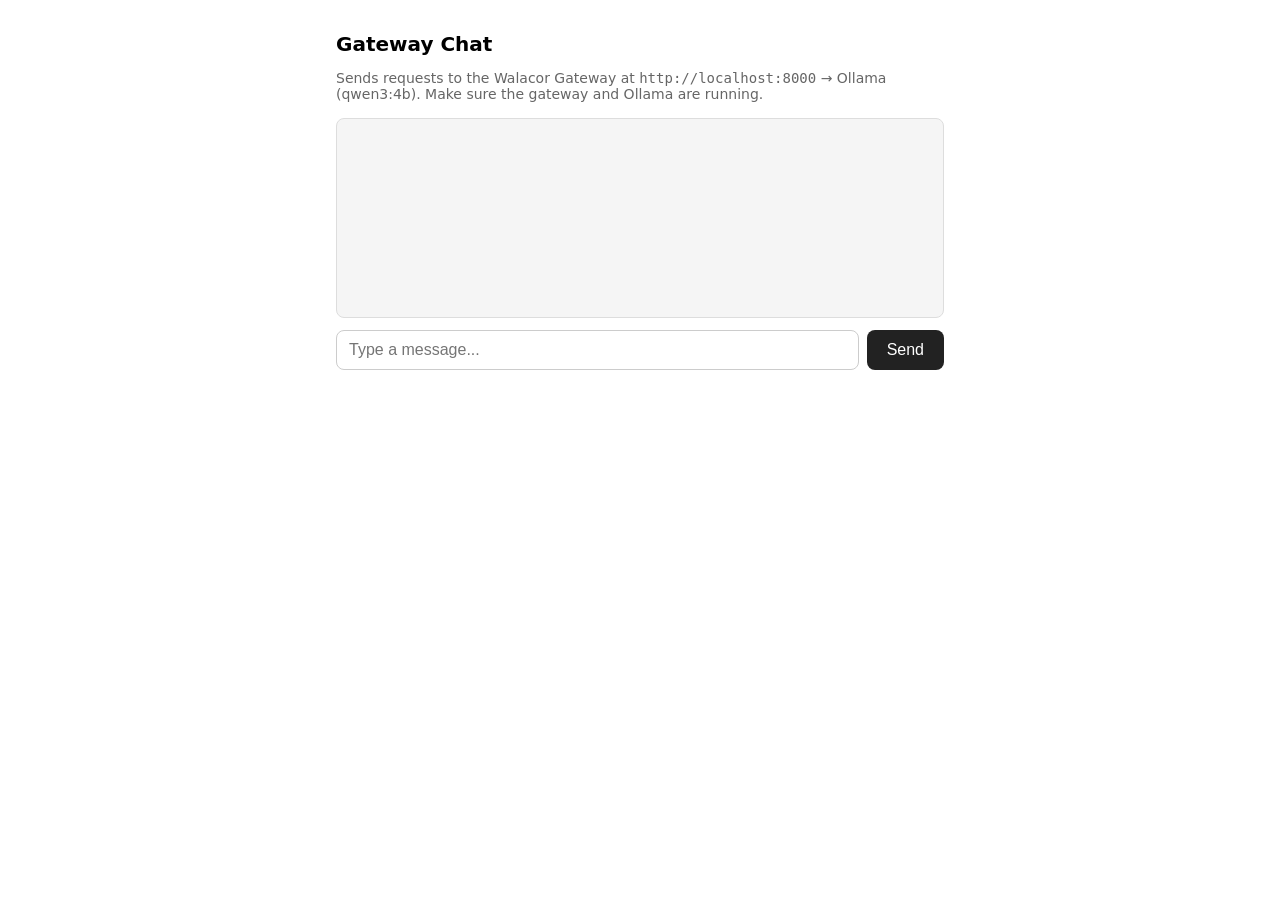
<file: docs/gateway-chat.html>
<!DOCTYPE html>
<html lang="en">
<head>
  <meta charset="UTF-8" />
  <title>Gateway Chat — qwen3:4b via Walacor</title>
  <style>
    * { box-sizing: border-box; }
    body { font-family: system-ui, sans-serif; max-width: 640px; margin: 2rem auto; padding: 0 1rem; }
    h1 { font-size: 1.25rem; margin-bottom: 0.5rem; }
    p.sub { color: #666; font-size: 0.875rem; margin-bottom: 1rem; }
    #log { background: #f5f5f5; border: 1px solid #ddd; border-radius: 8px; padding: 1rem; min-height: 200px; max-height: 50vh; overflow-y: auto; white-space: pre-wrap; word-break: break-word; }
    #input { display: flex; gap: 8px; margin-top: 12px; }
    #input input { flex: 1; padding: 10px 12px; border: 1px solid #ccc; border-radius: 8px; font-size: 1rem; }
    #input button { padding: 10px 20px; background: #222; color: #fff; border: none; border-radius: 8px; cursor: pointer; font-size: 1rem; }
    #input button:hover { background: #444; }
    #input button:disabled { background: #999; cursor: not-allowed; }
    .err { color: #c00; }
    .assistant { color: #066; margin-top: 0.5rem; }
  </style>
</head>
<body>
  <h1>Gateway Chat</h1>
  <p class="sub">Sends requests to the Walacor Gateway at <code>http://localhost:8000</code> → Ollama (qwen3:4b). Make sure the gateway and Ollama are running.</p>
  <div id="log"></div>
  <div id="input">
    <input type="text" id="msg" placeholder="Type a message..." autocomplete="off" />
    <button type="button" id="send">Send</button>
  </div>

  <script>
    const API_BASE = 'http://localhost:8000';
    const MODEL = 'qwen3:4b';
    const logEl = document.getElementById('log');
    const inputEl = document.getElementById('msg');
    const sendBtn = document.getElementById('send');

    function append(text, className) {
      const p = document.createElement('p');
      if (className) p.className = className;
      p.textContent = text;
      logEl.appendChild(p);
      logEl.scrollTop = logEl.scrollHeight;
    }

    async function send() {
      const text = inputEl.value.trim();
      if (!text) return;
      inputEl.value = '';
      sendBtn.disabled = true;
      append('You: ' + text);
      append('Thinking…', 'assistant');

      try {
        const res = await fetch(API_BASE + '/v1/chat/completions', {
          method: 'POST',
          headers: { 'Content-Type': 'application/json' },
          body: JSON.stringify({
            model: MODEL,
            messages: [{ role: 'user', content: text }],
            stream: false
          })
        });
        const data = await res.json();
        if (!res.ok) {
          append('Error ' + res.status + ': ' + (data.error?.message || JSON.stringify(data)), 'err');
          return;
        }
        const content = data.choices?.[0]?.message?.content ?? '(no content)';
        logEl.lastChild.remove();
        append('Assistant: ' + content, 'assistant');
      } catch (e) {
        logEl.lastChild.remove();
        append('Request failed: ' + e.message + '. Is the gateway running on port 8000?', 'err');
      } finally {
        sendBtn.disabled = false;
      }
    }

    sendBtn.addEventListener('click', send);
    inputEl.addEventListener('keydown', (e) => { if (e.key === 'Enter') send(); });
  </script>
</body>
</html>
</file>
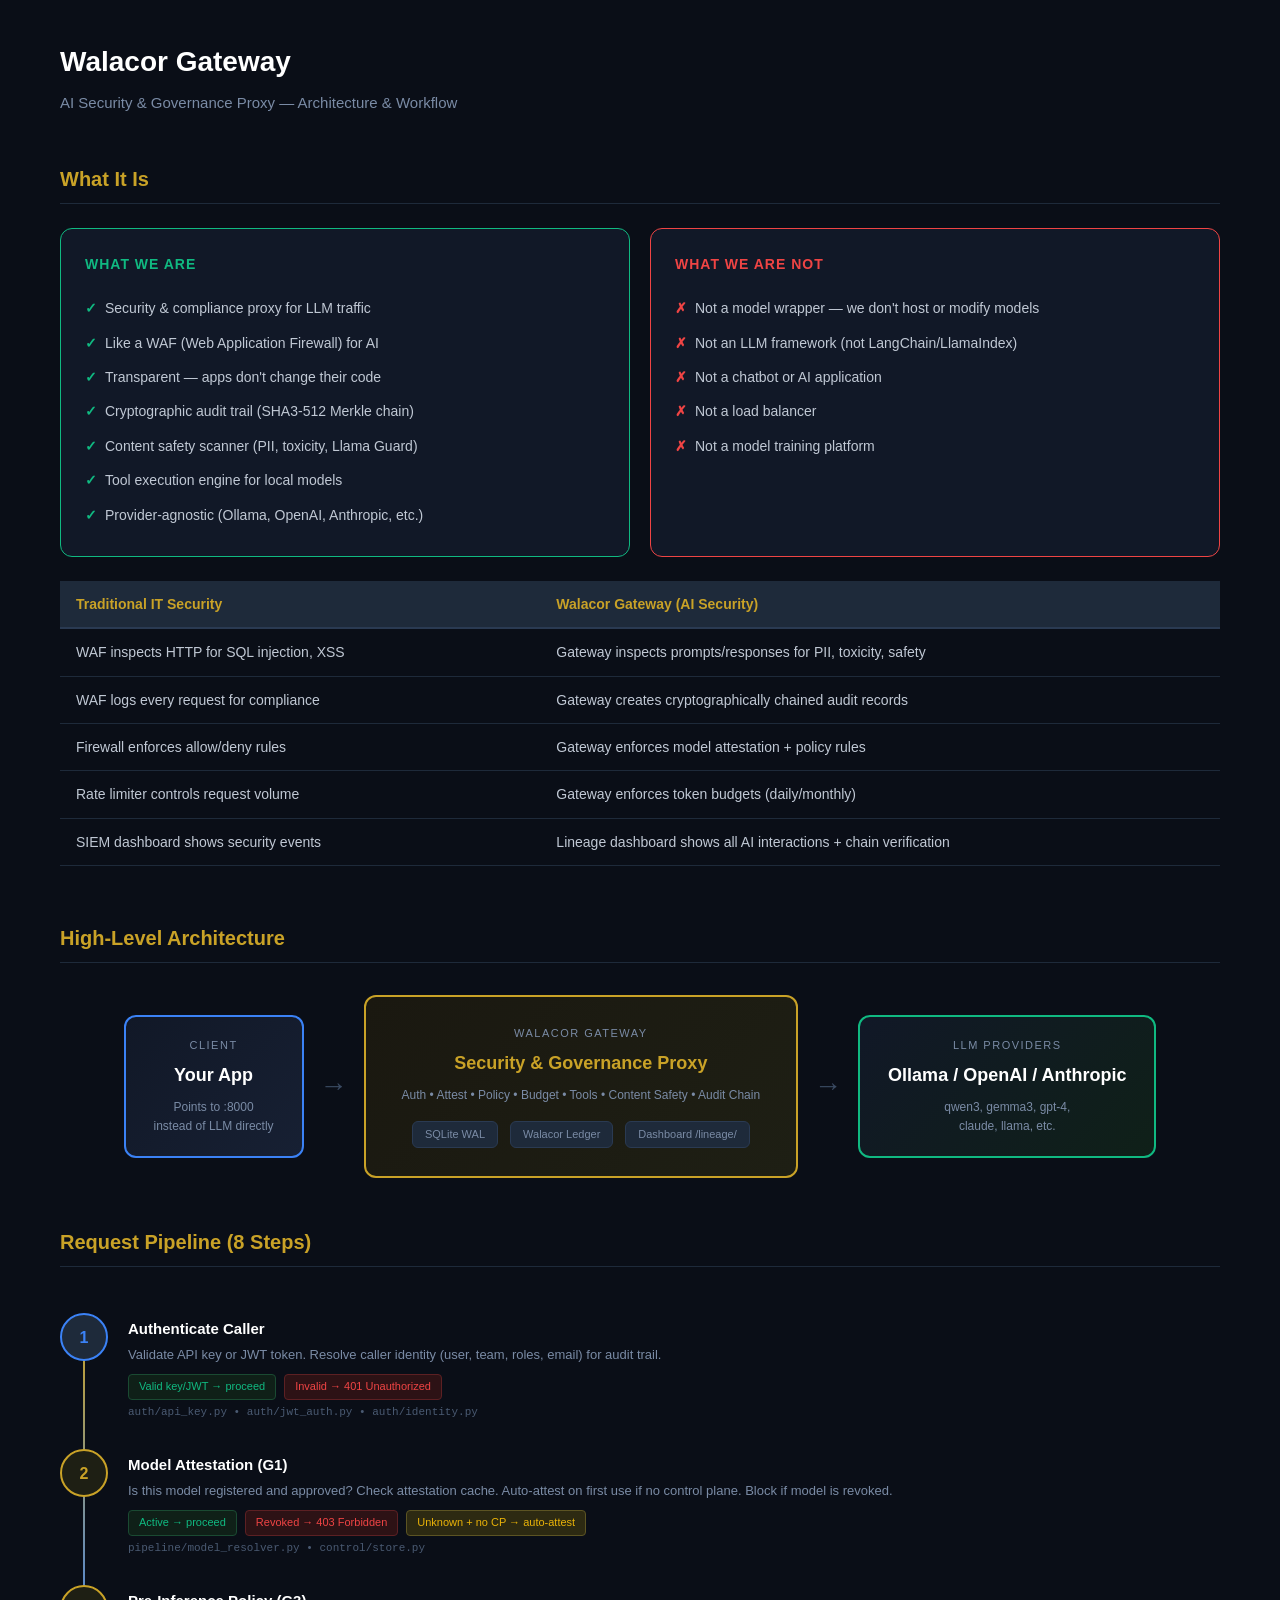
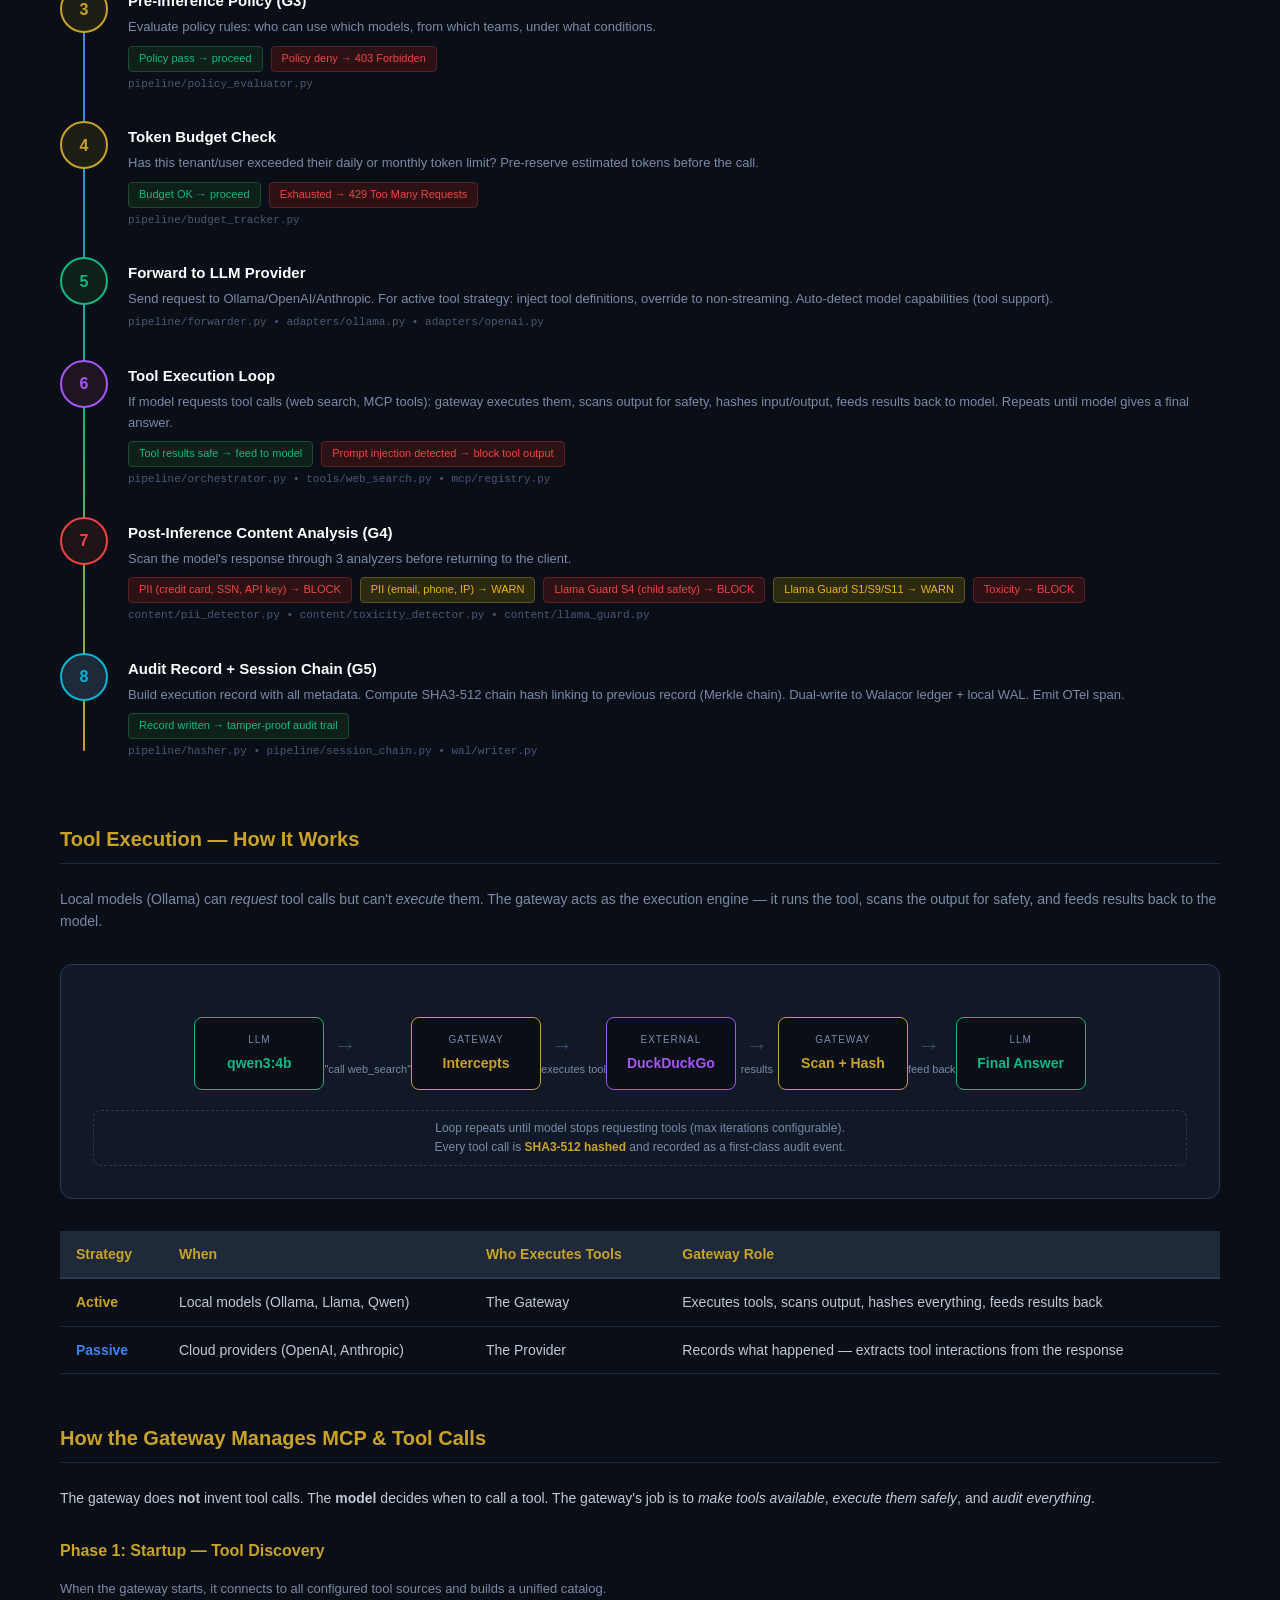
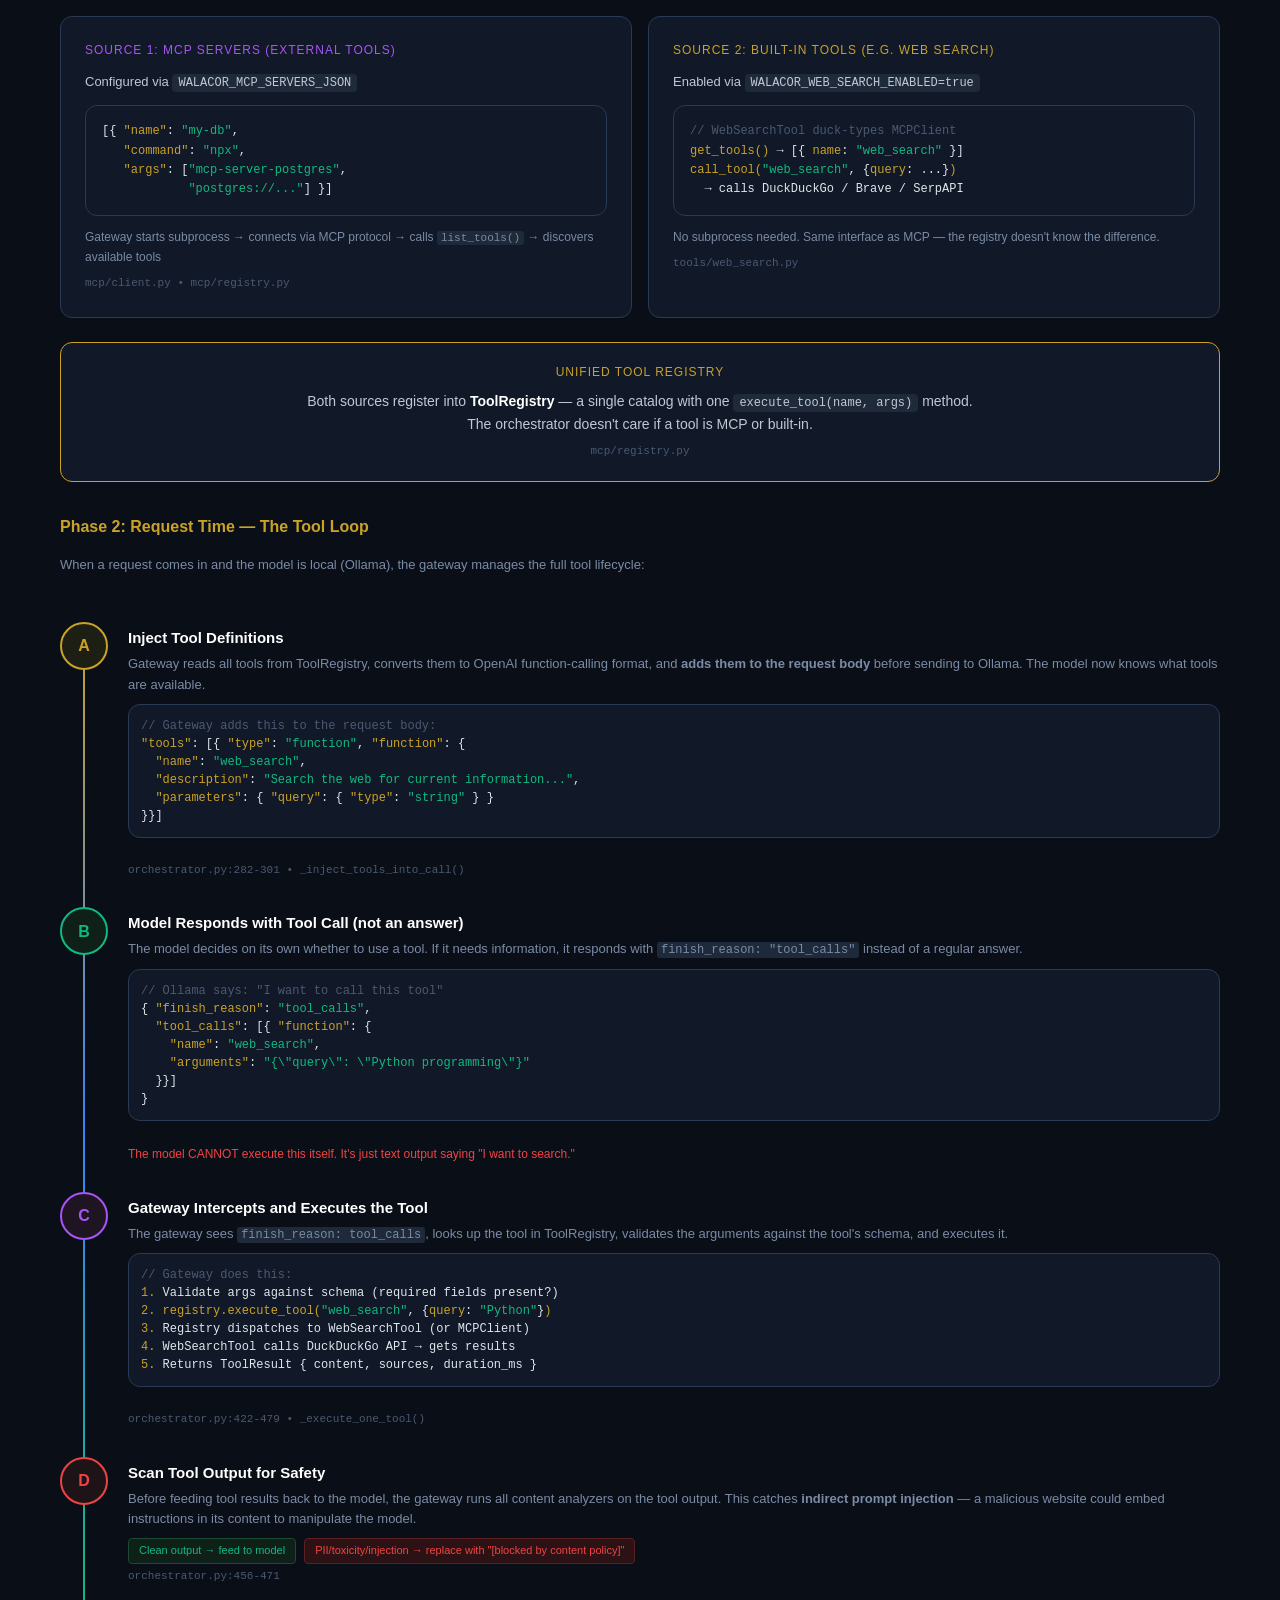
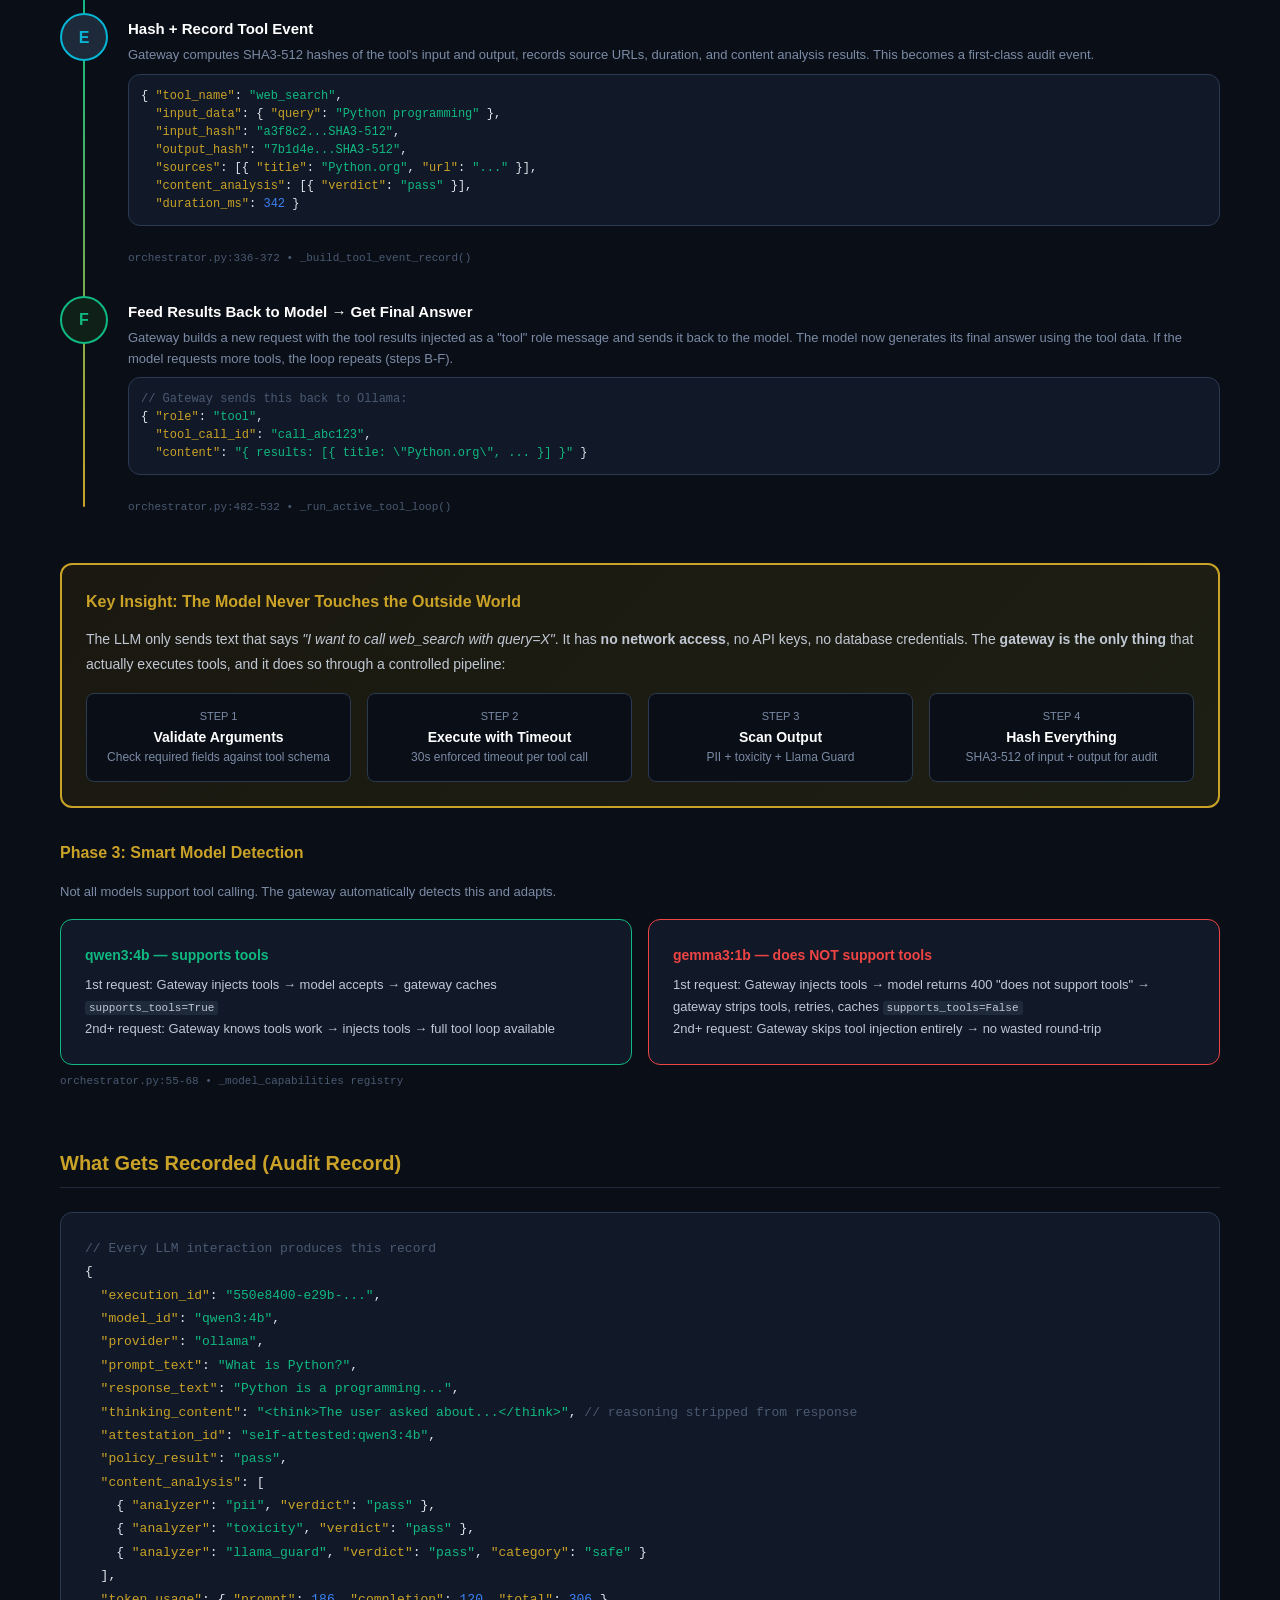
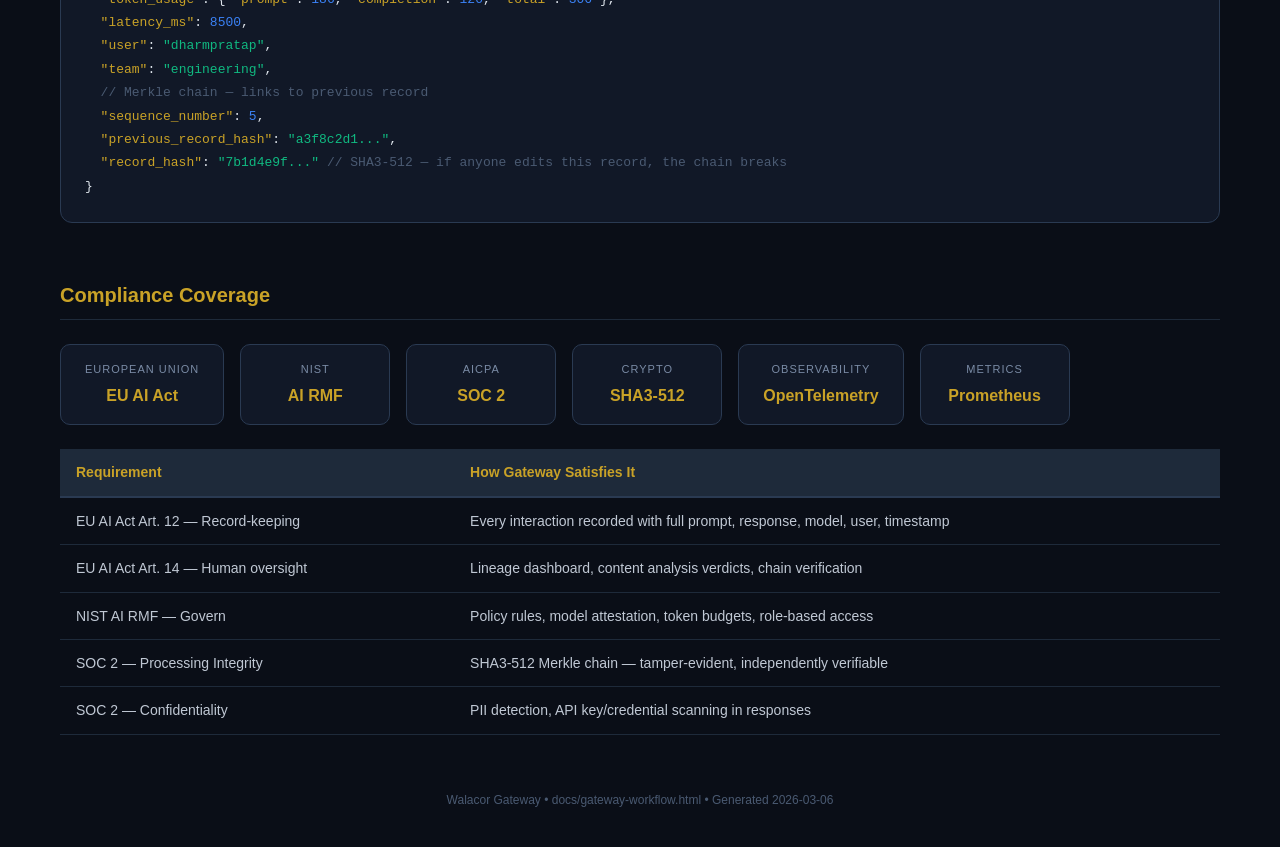
<file: docs/gateway-workflow.html>
<!DOCTYPE html>
<html lang="en">
<head>
<meta charset="UTF-8">
<meta name="viewport" content="width=device-width, initial-scale=1.0">
<title>Walacor Gateway — Architecture & Workflow</title>
<style>
  * { margin: 0; padding: 0; box-sizing: border-box; }
  body {
    font-family: -apple-system, BlinkMacSystemFont, 'Segoe UI', Roboto, sans-serif;
    background: #0a0e17;
    color: #e0e6ed;
    padding: 40px 60px;
    line-height: 1.6;
  }
  h1 {
    font-size: 28px;
    font-weight: 700;
    color: #fff;
    margin-bottom: 6px;
  }
  .subtitle {
    font-size: 15px;
    color: #7a8ba5;
    margin-bottom: 48px;
  }
  h2 {
    font-size: 20px;
    font-weight: 600;
    color: #c9a227;
    margin-bottom: 24px;
    margin-top: 56px;
    padding-bottom: 8px;
    border-bottom: 1px solid #1e2a3a;
  }
  h2:first-of-type { margin-top: 0; }

  /* ── High-level architecture diagram ── */
  .arch-diagram {
    display: flex;
    align-items: center;
    justify-content: center;
    gap: 0;
    margin: 32px 0 48px;
    flex-wrap: wrap;
  }
  .arch-box {
    border: 2px solid #2a3a52;
    border-radius: 12px;
    padding: 20px 28px;
    text-align: center;
    min-width: 160px;
    background: #111827;
    position: relative;
  }
  .arch-box.client {
    border-color: #3b82f6;
    background: linear-gradient(135deg, #111827, #172033);
  }
  .arch-box.gateway {
    border-color: #c9a227;
    background: linear-gradient(135deg, #1a1810, #1e1f14);
    min-width: 420px;
    padding: 28px 36px;
  }
  .arch-box.provider {
    border-color: #10b981;
    background: linear-gradient(135deg, #111827, #0f2018);
  }
  .arch-box .label {
    font-size: 11px;
    text-transform: uppercase;
    letter-spacing: 1.5px;
    color: #7a8ba5;
    margin-bottom: 6px;
  }
  .arch-box .name {
    font-size: 18px;
    font-weight: 700;
    color: #fff;
  }
  .arch-box.gateway .name { color: #c9a227; }
  .arch-box .detail {
    font-size: 12px;
    color: #7a8ba5;
    margin-top: 8px;
  }
  .arch-arrow {
    font-size: 28px;
    color: #3a4a62;
    padding: 0 16px;
    font-weight: 300;
  }
  .arch-stores {
    display: flex;
    gap: 12px;
    justify-content: center;
    margin-top: 16px;
  }
  .store-tag {
    font-size: 11px;
    background: #1e2a3a;
    border: 1px solid #2a3a52;
    border-radius: 6px;
    padding: 4px 12px;
    color: #7a8ba5;
  }

  /* ── Pipeline steps ── */
  .pipeline {
    display: flex;
    flex-direction: column;
    gap: 0;
    margin: 32px 0;
    position: relative;
  }
  .pipeline::before {
    content: '';
    position: absolute;
    left: 23px;
    top: 24px;
    bottom: 24px;
    width: 2px;
    background: linear-gradient(to bottom, #c9a227, #3b82f6, #10b981, #c9a227);
    border-radius: 1px;
  }
  .step {
    display: flex;
    align-items: flex-start;
    gap: 20px;
    padding: 14px 0;
    position: relative;
  }
  .step-num {
    width: 48px;
    height: 48px;
    min-width: 48px;
    border-radius: 50%;
    display: flex;
    align-items: center;
    justify-content: center;
    font-weight: 700;
    font-size: 16px;
    z-index: 1;
  }
  .step-num.auth { background: #1e2a3a; border: 2px solid #3b82f6; color: #3b82f6; }
  .step-num.check { background: #1e1f14; border: 2px solid #c9a227; color: #c9a227; }
  .step-num.forward { background: #0f2018; border: 2px solid #10b981; color: #10b981; }
  .step-num.tool { background: #1e1422; border: 2px solid #a855f7; color: #a855f7; }
  .step-num.analyze { background: #1e1418; border: 2px solid #ef4444; color: #ef4444; }
  .step-num.write { background: #1e2a3a; border: 2px solid #06b6d4; color: #06b6d4; }
  .step-body {
    flex: 1;
    padding-top: 4px;
  }
  .step-title {
    font-weight: 600;
    font-size: 15px;
    color: #fff;
    margin-bottom: 4px;
  }
  .step-desc {
    font-size: 13px;
    color: #7a8ba5;
  }
  .step-file {
    font-size: 11px;
    color: #4a5a72;
    font-family: 'SF Mono', 'Fira Code', monospace;
    margin-top: 4px;
  }
  .step-outcomes {
    display: flex;
    gap: 8px;
    margin-top: 8px;
    flex-wrap: wrap;
  }
  .outcome {
    font-size: 11px;
    padding: 3px 10px;
    border-radius: 4px;
    font-weight: 500;
  }
  .outcome.block { background: #2d1215; color: #ef4444; border: 1px solid #5c2023; }
  .outcome.warn { background: #2d2a12; color: #eab308; border: 1px solid #5c5423; }
  .outcome.pass { background: #0f2018; color: #10b981; border: 1px solid #1a4a32; }

  /* ── Tool loop diagram ── */
  .tool-loop {
    background: #111827;
    border: 1px solid #2a3a52;
    border-radius: 12px;
    padding: 32px;
    margin: 32px 0;
  }
  .loop-flow {
    display: flex;
    align-items: center;
    justify-content: center;
    gap: 0;
    flex-wrap: wrap;
    margin: 20px 0;
  }
  .loop-box {
    border: 1px solid #2a3a52;
    border-radius: 8px;
    padding: 14px 18px;
    text-align: center;
    min-width: 130px;
    background: #0a0e17;
  }
  .loop-box .lbl {
    font-size: 10px;
    text-transform: uppercase;
    letter-spacing: 1px;
    color: #7a8ba5;
    margin-bottom: 4px;
  }
  .loop-box .val {
    font-size: 14px;
    font-weight: 600;
    color: #fff;
  }
  .loop-box.model { border-color: #10b981; }
  .loop-box.model .val { color: #10b981; }
  .loop-box.gw { border-color: #c9a227; }
  .loop-box.gw .val { color: #c9a227; }
  .loop-box.ext { border-color: #a855f7; }
  .loop-box.ext .val { color: #a855f7; }
  .loop-arrow {
    font-size: 22px;
    color: #3a4a62;
    padding: 0 10px;
  }
  .loop-label {
    font-size: 11px;
    color: #7a8ba5;
    text-align: center;
    margin-top: -2px;
  }
  .loop-return {
    text-align: center;
    margin-top: 16px;
    padding: 8px;
    border: 1px dashed #2a3a52;
    border-radius: 8px;
    font-size: 12px;
    color: #7a8ba5;
  }
  .loop-return span { color: #c9a227; font-weight: 600; }

  /* ── What we are / not ── */
  .comparison {
    display: grid;
    grid-template-columns: 1fr 1fr;
    gap: 20px;
    margin: 24px 0;
  }
  .comp-card {
    border: 1px solid #2a3a52;
    border-radius: 12px;
    padding: 24px;
    background: #111827;
  }
  .comp-card.is { border-color: #10b981; }
  .comp-card.not { border-color: #ef4444; }
  .comp-card h3 {
    font-size: 14px;
    text-transform: uppercase;
    letter-spacing: 1px;
    margin-bottom: 16px;
  }
  .comp-card.is h3 { color: #10b981; }
  .comp-card.not h3 { color: #ef4444; }
  .comp-card ul {
    list-style: none;
    font-size: 14px;
  }
  .comp-card ul li {
    padding: 6px 0;
    padding-left: 20px;
    position: relative;
    color: #c0c8d4;
  }
  .comp-card.is ul li::before { content: '\2713'; position: absolute; left: 0; color: #10b981; font-weight: 700; }
  .comp-card.not ul li::before { content: '\2717'; position: absolute; left: 0; color: #ef4444; font-weight: 700; }

  /* ── Analogy table ── */
  .analogy-table {
    width: 100%;
    border-collapse: collapse;
    margin: 24px 0;
    font-size: 14px;
  }
  .analogy-table th {
    text-align: left;
    padding: 12px 16px;
    background: #1e2a3a;
    color: #c9a227;
    font-weight: 600;
    border-bottom: 2px solid #2a3a52;
  }
  .analogy-table td {
    padding: 12px 16px;
    border-bottom: 1px solid #1e2a3a;
    color: #c0c8d4;
  }
  .analogy-table tr:hover td { background: #111827; }

  /* ── Audit record ── */
  .record-card {
    background: #111827;
    border: 1px solid #2a3a52;
    border-radius: 12px;
    padding: 24px;
    margin: 24px 0;
    font-family: 'SF Mono', 'Fira Code', monospace;
    font-size: 13px;
    line-height: 1.8;
    overflow-x: auto;
  }
  .record-card .key { color: #c9a227; }
  .record-card .str { color: #10b981; }
  .record-card .num { color: #3b82f6; }
  .record-card .comment { color: #4a5a72; }

  /* ── Compliance badges ── */
  .compliance-row {
    display: flex;
    gap: 16px;
    margin: 24px 0;
    flex-wrap: wrap;
  }
  .compliance-badge {
    border: 1px solid #2a3a52;
    border-radius: 10px;
    padding: 16px 24px;
    background: #111827;
    text-align: center;
    min-width: 150px;
  }
  .compliance-badge .framework {
    font-size: 11px;
    text-transform: uppercase;
    letter-spacing: 1px;
    color: #7a8ba5;
    margin-bottom: 4px;
  }
  .compliance-badge .name {
    font-size: 16px;
    font-weight: 700;
    color: #c9a227;
  }

  /* ── Page break hint for printing ── */
  .page-break { page-break-before: always; margin-top: 48px; }

  @media print {
    body { background: #fff; color: #222; padding: 20px; }
    .arch-box, .comp-card, .record-card, .tool-loop, .compliance-badge {
      background: #f8f9fa; border-color: #ddd;
    }
    .step-num { border-width: 2px; }
    h2 { color: #8a7210; border-bottom-color: #ddd; }
  }
</style>
</head>
<body>

<h1>Walacor Gateway</h1>
<p class="subtitle">AI Security & Governance Proxy — Architecture & Workflow</p>

<!-- ════════════════════════════════════════════════════ -->
<h2>What It Is</h2>

<div class="comparison">
  <div class="comp-card is">
    <h3>What we are</h3>
    <ul>
      <li>Security & compliance proxy for LLM traffic</li>
      <li>Like a WAF (Web Application Firewall) for AI</li>
      <li>Transparent — apps don't change their code</li>
      <li>Cryptographic audit trail (SHA3-512 Merkle chain)</li>
      <li>Content safety scanner (PII, toxicity, Llama Guard)</li>
      <li>Tool execution engine for local models</li>
      <li>Provider-agnostic (Ollama, OpenAI, Anthropic, etc.)</li>
    </ul>
  </div>
  <div class="comp-card not">
    <h3>What we are NOT</h3>
    <ul>
      <li>Not a model wrapper — we don't host or modify models</li>
      <li>Not an LLM framework (not LangChain/LlamaIndex)</li>
      <li>Not a chatbot or AI application</li>
      <li>Not a load balancer</li>
      <li>Not a model training platform</li>
    </ul>
  </div>
</div>

<table class="analogy-table">
  <tr><th>Traditional IT Security</th><th>Walacor Gateway (AI Security)</th></tr>
  <tr><td>WAF inspects HTTP for SQL injection, XSS</td><td>Gateway inspects prompts/responses for PII, toxicity, safety</td></tr>
  <tr><td>WAF logs every request for compliance</td><td>Gateway creates cryptographically chained audit records</td></tr>
  <tr><td>Firewall enforces allow/deny rules</td><td>Gateway enforces model attestation + policy rules</td></tr>
  <tr><td>Rate limiter controls request volume</td><td>Gateway enforces token budgets (daily/monthly)</td></tr>
  <tr><td>SIEM dashboard shows security events</td><td>Lineage dashboard shows all AI interactions + chain verification</td></tr>
</table>

<!-- ════════════════════════════════════════════════════ -->
<h2>High-Level Architecture</h2>

<div class="arch-diagram">
  <div class="arch-box client">
    <div class="label">Client</div>
    <div class="name">Your App</div>
    <div class="detail">Points to :8000<br>instead of LLM directly</div>
  </div>
  <div class="arch-arrow">&rarr;</div>
  <div class="arch-box gateway">
    <div class="label">Walacor Gateway</div>
    <div class="name">Security & Governance Proxy</div>
    <div class="detail">Auth &bull; Attest &bull; Policy &bull; Budget &bull; Tools &bull; Content Safety &bull; Audit Chain</div>
    <div class="arch-stores">
      <span class="store-tag">SQLite WAL</span>
      <span class="store-tag">Walacor Ledger</span>
      <span class="store-tag">Dashboard /lineage/</span>
    </div>
  </div>
  <div class="arch-arrow">&rarr;</div>
  <div class="arch-box provider">
    <div class="label">LLM Providers</div>
    <div class="name">Ollama / OpenAI / Anthropic</div>
    <div class="detail">qwen3, gemma3, gpt-4,<br>claude, llama, etc.</div>
  </div>
</div>

<!-- ════════════════════════════════════════════════════ -->
<h2 class="page-break">Request Pipeline (8 Steps)</h2>

<div class="pipeline">

  <div class="step">
    <div class="step-num auth">1</div>
    <div class="step-body">
      <div class="step-title">Authenticate Caller</div>
      <div class="step-desc">Validate API key or JWT token. Resolve caller identity (user, team, roles, email) for audit trail.</div>
      <div class="step-outcomes">
        <span class="outcome pass">Valid key/JWT &rarr; proceed</span>
        <span class="outcome block">Invalid &rarr; 401 Unauthorized</span>
      </div>
      <div class="step-file">auth/api_key.py &bull; auth/jwt_auth.py &bull; auth/identity.py</div>
    </div>
  </div>

  <div class="step">
    <div class="step-num check">2</div>
    <div class="step-body">
      <div class="step-title">Model Attestation (G1)</div>
      <div class="step-desc">Is this model registered and approved? Check attestation cache. Auto-attest on first use if no control plane. Block if model is revoked.</div>
      <div class="step-outcomes">
        <span class="outcome pass">Active &rarr; proceed</span>
        <span class="outcome block">Revoked &rarr; 403 Forbidden</span>
        <span class="outcome warn">Unknown + no CP &rarr; auto-attest</span>
      </div>
      <div class="step-file">pipeline/model_resolver.py &bull; control/store.py</div>
    </div>
  </div>

  <div class="step">
    <div class="step-num check">3</div>
    <div class="step-body">
      <div class="step-title">Pre-Inference Policy (G3)</div>
      <div class="step-desc">Evaluate policy rules: who can use which models, from which teams, under what conditions.</div>
      <div class="step-outcomes">
        <span class="outcome pass">Policy pass &rarr; proceed</span>
        <span class="outcome block">Policy deny &rarr; 403 Forbidden</span>
      </div>
      <div class="step-file">pipeline/policy_evaluator.py</div>
    </div>
  </div>

  <div class="step">
    <div class="step-num check">4</div>
    <div class="step-body">
      <div class="step-title">Token Budget Check</div>
      <div class="step-desc">Has this tenant/user exceeded their daily or monthly token limit? Pre-reserve estimated tokens before the call.</div>
      <div class="step-outcomes">
        <span class="outcome pass">Budget OK &rarr; proceed</span>
        <span class="outcome block">Exhausted &rarr; 429 Too Many Requests</span>
      </div>
      <div class="step-file">pipeline/budget_tracker.py</div>
    </div>
  </div>

  <div class="step">
    <div class="step-num forward">5</div>
    <div class="step-body">
      <div class="step-title">Forward to LLM Provider</div>
      <div class="step-desc">Send request to Ollama/OpenAI/Anthropic. For active tool strategy: inject tool definitions, override to non-streaming. Auto-detect model capabilities (tool support).</div>
      <div class="step-file">pipeline/forwarder.py &bull; adapters/ollama.py &bull; adapters/openai.py</div>
    </div>
  </div>

  <div class="step">
    <div class="step-num tool">6</div>
    <div class="step-body">
      <div class="step-title">Tool Execution Loop</div>
      <div class="step-desc">If model requests tool calls (web search, MCP tools): gateway executes them, scans output for safety, hashes input/output, feeds results back to model. Repeats until model gives a final answer.</div>
      <div class="step-outcomes">
        <span class="outcome pass">Tool results safe &rarr; feed to model</span>
        <span class="outcome block">Prompt injection detected &rarr; block tool output</span>
      </div>
      <div class="step-file">pipeline/orchestrator.py &bull; tools/web_search.py &bull; mcp/registry.py</div>
    </div>
  </div>

  <div class="step">
    <div class="step-num analyze">7</div>
    <div class="step-body">
      <div class="step-title">Post-Inference Content Analysis (G4)</div>
      <div class="step-desc">Scan the model's response through 3 analyzers before returning to the client.</div>
      <div class="step-outcomes">
        <span class="outcome block">PII (credit card, SSN, API key) &rarr; BLOCK</span>
        <span class="outcome warn">PII (email, phone, IP) &rarr; WARN</span>
        <span class="outcome block">Llama Guard S4 (child safety) &rarr; BLOCK</span>
        <span class="outcome warn">Llama Guard S1/S9/S11 &rarr; WARN</span>
        <span class="outcome block">Toxicity &rarr; BLOCK</span>
      </div>
      <div class="step-file">content/pii_detector.py &bull; content/toxicity_detector.py &bull; content/llama_guard.py</div>
    </div>
  </div>

  <div class="step">
    <div class="step-num write">8</div>
    <div class="step-body">
      <div class="step-title">Audit Record + Session Chain (G5)</div>
      <div class="step-desc">Build execution record with all metadata. Compute SHA3-512 chain hash linking to previous record (Merkle chain). Dual-write to Walacor ledger + local WAL. Emit OTel span.</div>
      <div class="step-outcomes">
        <span class="outcome pass">Record written &rarr; tamper-proof audit trail</span>
      </div>
      <div class="step-file">pipeline/hasher.py &bull; pipeline/session_chain.py &bull; wal/writer.py</div>
    </div>
  </div>

</div>

<!-- ════════════════════════════════════════════════════ -->
<h2 class="page-break">Tool Execution — How It Works</h2>

<p style="font-size: 14px; color: #7a8ba5; margin-bottom: 16px;">
  Local models (Ollama) can <em>request</em> tool calls but can't <em>execute</em> them.
  The gateway acts as the execution engine — it runs the tool, scans the output for safety,
  and feeds results back to the model.
</p>

<div class="tool-loop">
  <div class="loop-flow">
    <div class="loop-box model">
      <div class="lbl">LLM</div>
      <div class="val">qwen3:4b</div>
    </div>
    <div>
      <div class="loop-arrow">&rarr;</div>
      <div class="loop-label">"call web_search"</div>
    </div>
    <div class="loop-box gw">
      <div class="lbl">Gateway</div>
      <div class="val">Intercepts</div>
    </div>
    <div>
      <div class="loop-arrow">&rarr;</div>
      <div class="loop-label">executes tool</div>
    </div>
    <div class="loop-box ext">
      <div class="lbl">External</div>
      <div class="val">DuckDuckGo</div>
    </div>
    <div>
      <div class="loop-arrow">&rarr;</div>
      <div class="loop-label">results</div>
    </div>
    <div class="loop-box gw">
      <div class="lbl">Gateway</div>
      <div class="val">Scan + Hash</div>
    </div>
    <div>
      <div class="loop-arrow">&rarr;</div>
      <div class="loop-label">feed back</div>
    </div>
    <div class="loop-box model">
      <div class="lbl">LLM</div>
      <div class="val">Final Answer</div>
    </div>
  </div>
  <div class="loop-return">
    Loop repeats until model stops requesting tools (max iterations configurable).
    <br>Every tool call is <span>SHA3-512 hashed</span> and recorded as a first-class audit event.
  </div>
</div>

<table class="analogy-table">
  <tr><th>Strategy</th><th>When</th><th>Who Executes Tools</th><th>Gateway Role</th></tr>
  <tr>
    <td style="color:#c9a227;font-weight:600;">Active</td>
    <td>Local models (Ollama, Llama, Qwen)</td>
    <td>The Gateway</td>
    <td>Executes tools, scans output, hashes everything, feeds results back</td>
  </tr>
  <tr>
    <td style="color:#3b82f6;font-weight:600;">Passive</td>
    <td>Cloud providers (OpenAI, Anthropic)</td>
    <td>The Provider</td>
    <td>Records what happened — extracts tool interactions from the response</td>
  </tr>
</table>

<!-- ════════════════════════════════════════════════════ -->
<h2 class="page-break">How the Gateway Manages MCP & Tool Calls</h2>

<p style="font-size: 14px; color: #c0c8d4; margin-bottom: 24px;">
  The gateway does <strong>not</strong> invent tool calls. The <strong>model</strong> decides when to call a tool.
  The gateway's job is to <em>make tools available</em>, <em>execute them safely</em>, and <em>audit everything</em>.
</p>

<!-- Phase 1: Startup -->
<h3 style="color: #c9a227; font-size: 16px; margin: 28px 0 16px;">Phase 1: Startup — Tool Discovery</h3>
<p style="font-size: 13px; color: #7a8ba5; margin-bottom: 16px;">
  When the gateway starts, it connects to all configured tool sources and builds a unified catalog.
</p>

<div style="display: flex; gap: 16px; flex-wrap: wrap; margin-bottom: 24px;">
  <div style="flex: 1; min-width: 280px; background: #111827; border: 1px solid #2a3a52; border-radius: 12px; padding: 24px;">
    <div style="font-size: 12px; text-transform: uppercase; letter-spacing: 1px; color: #a855f7; margin-bottom: 12px;">Source 1: MCP Servers (external tools)</div>
    <div style="font-size: 13px; color: #c0c8d4; margin-bottom: 12px;">
      Configured via <code style="background:#1e2a3a;padding:2px 6px;border-radius:4px;font-size:12px;">WALACOR_MCP_SERVERS_JSON</code>
    </div>
    <div class="record-card" style="margin: 0; padding: 16px; font-size: 12px; line-height: 1.6;">
      [{ <span class="key">"name"</span>: <span class="str">"my-db"</span>,<br>
      &nbsp;&nbsp;&nbsp;<span class="key">"command"</span>: <span class="str">"npx"</span>,<br>
      &nbsp;&nbsp;&nbsp;<span class="key">"args"</span>: [<span class="str">"mcp-server-postgres"</span>,<br>
      &nbsp;&nbsp;&nbsp;&nbsp;&nbsp;&nbsp;&nbsp;&nbsp;&nbsp;&nbsp;&nbsp;&nbsp;<span class="str">"postgres://..."</span>] }]
    </div>
    <div style="font-size: 12px; color: #7a8ba5; margin-top: 12px;">
      Gateway starts subprocess &rarr; connects via MCP protocol &rarr; calls <code style="background:#1e2a3a;padding:1px 4px;border-radius:3px;font-size:11px;">list_tools()</code> &rarr; discovers available tools
    </div>
    <div style="font-size: 11px; color: #4a5a72; margin-top: 8px; font-family: monospace;">mcp/client.py &bull; mcp/registry.py</div>
  </div>

  <div style="flex: 1; min-width: 280px; background: #111827; border: 1px solid #2a3a52; border-radius: 12px; padding: 24px;">
    <div style="font-size: 12px; text-transform: uppercase; letter-spacing: 1px; color: #c9a227; margin-bottom: 12px;">Source 2: Built-in Tools (e.g. web search)</div>
    <div style="font-size: 13px; color: #c0c8d4; margin-bottom: 12px;">
      Enabled via <code style="background:#1e2a3a;padding:2px 6px;border-radius:4px;font-size:12px;">WALACOR_WEB_SEARCH_ENABLED=true</code>
    </div>
    <div class="record-card" style="margin: 0; padding: 16px; font-size: 12px; line-height: 1.6;">
      <span class="comment">// WebSearchTool duck-types MCPClient</span><br>
      <span class="key">get_tools()</span> &rarr; [{ <span class="key">name</span>: <span class="str">"web_search"</span> }]<br>
      <span class="key">call_tool(</span><span class="str">"web_search"</span>, {<span class="key">query</span>: ...}<span class="key">)</span><br>
      &nbsp;&nbsp;&rarr; calls DuckDuckGo / Brave / SerpAPI
    </div>
    <div style="font-size: 12px; color: #7a8ba5; margin-top: 12px;">
      No subprocess needed. Same interface as MCP — the registry doesn't know the difference.
    </div>
    <div style="font-size: 11px; color: #4a5a72; margin-top: 8px; font-family: monospace;">tools/web_search.py</div>
  </div>
</div>

<div style="background: #111827; border: 1px solid #c9a227; border-radius: 12px; padding: 20px; margin-bottom: 32px; text-align: center;">
  <div style="font-size: 12px; text-transform: uppercase; letter-spacing: 1px; color: #c9a227; margin-bottom: 8px;">Unified Tool Registry</div>
  <div style="font-size: 14px; color: #c0c8d4;">
    Both sources register into <strong style="color: #fff;">ToolRegistry</strong> &mdash; a single catalog with one <code style="background:#1e2a3a;padding:2px 6px;border-radius:4px;font-size:12px;">execute_tool(name, args)</code> method.
    <br>The orchestrator doesn't care if a tool is MCP or built-in.
  </div>
  <div style="font-size: 11px; color: #4a5a72; margin-top: 8px; font-family: monospace;">mcp/registry.py</div>
</div>

<!-- Phase 2: Request Time -->
<h3 style="color: #c9a227; font-size: 16px; margin: 28px 0 16px;">Phase 2: Request Time — The Tool Loop</h3>
<p style="font-size: 13px; color: #7a8ba5; margin-bottom: 16px;">
  When a request comes in and the model is local (Ollama), the gateway manages the full tool lifecycle:
</p>

<div class="pipeline" style="margin-left: 0;">
  <div class="step">
    <div class="step-num" style="background: #1e1f14; border: 2px solid #c9a227; color: #c9a227;">A</div>
    <div class="step-body">
      <div class="step-title">Inject Tool Definitions</div>
      <div class="step-desc">
        Gateway reads all tools from ToolRegistry, converts them to OpenAI function-calling format,
        and <strong>adds them to the request body</strong> before sending to Ollama.
        The model now knows what tools are available.
      </div>
      <div class="record-card" style="margin-top: 8px; padding: 12px; font-size: 12px; line-height: 1.5;">
        <span class="comment">// Gateway adds this to the request body:</span><br>
        <span class="key">"tools"</span>: [{ <span class="key">"type"</span>: <span class="str">"function"</span>, <span class="key">"function"</span>: {<br>
        &nbsp;&nbsp;<span class="key">"name"</span>: <span class="str">"web_search"</span>,<br>
        &nbsp;&nbsp;<span class="key">"description"</span>: <span class="str">"Search the web for current information..."</span>,<br>
        &nbsp;&nbsp;<span class="key">"parameters"</span>: { <span class="key">"query"</span>: { <span class="key">"type"</span>: <span class="str">"string"</span> } }
        <br>}}]
      </div>
      <div class="step-file">orchestrator.py:282-301 &bull; _inject_tools_into_call()</div>
    </div>
  </div>

  <div class="step">
    <div class="step-num" style="background: #0f2018; border: 2px solid #10b981; color: #10b981;">B</div>
    <div class="step-body">
      <div class="step-title">Model Responds with Tool Call (not an answer)</div>
      <div class="step-desc">
        The model decides on its own whether to use a tool. If it needs information,
        it responds with <code style="background:#1e2a3a;padding:1px 4px;border-radius:3px;font-size:12px;">finish_reason: "tool_calls"</code>
        instead of a regular answer.
      </div>
      <div class="record-card" style="margin-top: 8px; padding: 12px; font-size: 12px; line-height: 1.5;">
        <span class="comment">// Ollama says: "I want to call this tool"</span><br>
        { <span class="key">"finish_reason"</span>: <span class="str">"tool_calls"</span>,<br>
        &nbsp;&nbsp;<span class="key">"tool_calls"</span>: [{ <span class="key">"function"</span>: {<br>
        &nbsp;&nbsp;&nbsp;&nbsp;<span class="key">"name"</span>: <span class="str">"web_search"</span>,<br>
        &nbsp;&nbsp;&nbsp;&nbsp;<span class="key">"arguments"</span>: <span class="str">"{\"query\": \"Python programming\"}"</span><br>
        &nbsp;&nbsp;}}]<br>}
      </div>
      <div style="font-size: 12px; color: #ef4444; margin-top: 8px;">
        The model CANNOT execute this itself. It's just text output saying "I want to search."
      </div>
    </div>
  </div>

  <div class="step">
    <div class="step-num" style="background: #1e1422; border: 2px solid #a855f7; color: #a855f7;">C</div>
    <div class="step-body">
      <div class="step-title">Gateway Intercepts and Executes the Tool</div>
      <div class="step-desc">
        The gateway sees <code style="background:#1e2a3a;padding:1px 4px;border-radius:3px;font-size:12px;">finish_reason: tool_calls</code>,
        looks up the tool in ToolRegistry, validates the arguments against the tool's schema,
        and executes it.
      </div>
      <div class="record-card" style="margin-top: 8px; padding: 12px; font-size: 12px; line-height: 1.5;">
        <span class="comment">// Gateway does this:</span><br>
        <span class="key">1.</span> Validate args against schema (required fields present?)<br>
        <span class="key">2.</span> <span class="key">registry.execute_tool(</span><span class="str">"web_search"</span>, {<span class="key">query</span>: <span class="str">"Python"</span>}<span class="key">)</span><br>
        <span class="key">3.</span> Registry dispatches to WebSearchTool (or MCPClient)<br>
        <span class="key">4.</span> WebSearchTool calls DuckDuckGo API &rarr; gets results<br>
        <span class="key">5.</span> Returns ToolResult { content, sources, duration_ms }
      </div>
      <div class="step-file">orchestrator.py:422-479 &bull; _execute_one_tool()</div>
    </div>
  </div>

  <div class="step">
    <div class="step-num" style="background: #1e1418; border: 2px solid #ef4444; color: #ef4444;">D</div>
    <div class="step-body">
      <div class="step-title">Scan Tool Output for Safety</div>
      <div class="step-desc">
        Before feeding tool results back to the model, the gateway runs all content analyzers
        on the tool output. This catches <strong>indirect prompt injection</strong> — a malicious website
        could embed instructions in its content to manipulate the model.
      </div>
      <div class="step-outcomes">
        <span class="outcome pass">Clean output &rarr; feed to model</span>
        <span class="outcome block">PII/toxicity/injection &rarr; replace with "[blocked by content policy]"</span>
      </div>
      <div class="step-file">orchestrator.py:456-471</div>
    </div>
  </div>

  <div class="step">
    <div class="step-num" style="background: #1e2a3a; border: 2px solid #06b6d4; color: #06b6d4;">E</div>
    <div class="step-body">
      <div class="step-title">Hash + Record Tool Event</div>
      <div class="step-desc">
        Gateway computes SHA3-512 hashes of the tool's input and output, records source URLs,
        duration, and content analysis results. This becomes a first-class audit event.
      </div>
      <div class="record-card" style="margin-top: 8px; padding: 12px; font-size: 12px; line-height: 1.5;">
        { <span class="key">"tool_name"</span>: <span class="str">"web_search"</span>,<br>
        &nbsp;&nbsp;<span class="key">"input_data"</span>: { <span class="key">"query"</span>: <span class="str">"Python programming"</span> },<br>
        &nbsp;&nbsp;<span class="key">"input_hash"</span>: <span class="str">"a3f8c2...SHA3-512"</span>,<br>
        &nbsp;&nbsp;<span class="key">"output_hash"</span>: <span class="str">"7b1d4e...SHA3-512"</span>,<br>
        &nbsp;&nbsp;<span class="key">"sources"</span>: [{ <span class="key">"title"</span>: <span class="str">"Python.org"</span>, <span class="key">"url"</span>: <span class="str">"..."</span> }],<br>
        &nbsp;&nbsp;<span class="key">"content_analysis"</span>: [{ <span class="key">"verdict"</span>: <span class="str">"pass"</span> }],<br>
        &nbsp;&nbsp;<span class="key">"duration_ms"</span>: <span class="num">342</span> }
      </div>
      <div class="step-file">orchestrator.py:336-372 &bull; _build_tool_event_record()</div>
    </div>
  </div>

  <div class="step">
    <div class="step-num" style="background: #0f2018; border: 2px solid #10b981; color: #10b981;">F</div>
    <div class="step-body">
      <div class="step-title">Feed Results Back to Model &rarr; Get Final Answer</div>
      <div class="step-desc">
        Gateway builds a new request with the tool results injected as a "tool" role message
        and sends it back to the model. The model now generates its final answer using the tool data.
        If the model requests more tools, the loop repeats (steps B-F).
      </div>
      <div class="record-card" style="margin-top: 8px; padding: 12px; font-size: 12px; line-height: 1.5;">
        <span class="comment">// Gateway sends this back to Ollama:</span><br>
        { <span class="key">"role"</span>: <span class="str">"tool"</span>,<br>
        &nbsp;&nbsp;<span class="key">"tool_call_id"</span>: <span class="str">"call_abc123"</span>,<br>
        &nbsp;&nbsp;<span class="key">"content"</span>: <span class="str">"{ results: [{ title: \"Python.org\", ... }] }"</span> }
      </div>
      <div class="step-file">orchestrator.py:482-532 &bull; _run_active_tool_loop()</div>
    </div>
  </div>
</div>

<!-- Key insight box -->
<div style="background: linear-gradient(135deg, #1a1810, #1e1f14); border: 2px solid #c9a227; border-radius: 12px; padding: 24px; margin: 32px 0;">
  <div style="font-size: 16px; font-weight: 700; color: #c9a227; margin-bottom: 12px;">Key Insight: The Model Never Touches the Outside World</div>
  <div style="font-size: 14px; color: #c0c8d4; line-height: 1.8;">
    The LLM only sends text that says <em>"I want to call web_search with query=X"</em>. It has <strong>no network access</strong>,
    no API keys, no database credentials. The <strong>gateway is the only thing</strong> that actually executes tools,
    and it does so through a controlled pipeline:
  </div>
  <div style="display: flex; gap: 16px; margin-top: 16px; flex-wrap: wrap;">
    <div style="flex: 1; min-width: 180px; background: #0a0e17; border: 1px solid #2a3a52; border-radius: 8px; padding: 14px; text-align: center;">
      <div style="font-size: 11px; text-transform: uppercase; color: #7a8ba5;">Step 1</div>
      <div style="font-size: 14px; color: #fff; font-weight: 600;">Validate Arguments</div>
      <div style="font-size: 12px; color: #7a8ba5;">Check required fields against tool schema</div>
    </div>
    <div style="flex: 1; min-width: 180px; background: #0a0e17; border: 1px solid #2a3a52; border-radius: 8px; padding: 14px; text-align: center;">
      <div style="font-size: 11px; text-transform: uppercase; color: #7a8ba5;">Step 2</div>
      <div style="font-size: 14px; color: #fff; font-weight: 600;">Execute with Timeout</div>
      <div style="font-size: 12px; color: #7a8ba5;">30s enforced timeout per tool call</div>
    </div>
    <div style="flex: 1; min-width: 180px; background: #0a0e17; border: 1px solid #2a3a52; border-radius: 8px; padding: 14px; text-align: center;">
      <div style="font-size: 11px; text-transform: uppercase; color: #7a8ba5;">Step 3</div>
      <div style="font-size: 14px; color: #fff; font-weight: 600;">Scan Output</div>
      <div style="font-size: 12px; color: #7a8ba5;">PII + toxicity + Llama Guard</div>
    </div>
    <div style="flex: 1; min-width: 180px; background: #0a0e17; border: 1px solid #2a3a52; border-radius: 8px; padding: 14px; text-align: center;">
      <div style="font-size: 11px; text-transform: uppercase; color: #7a8ba5;">Step 4</div>
      <div style="font-size: 14px; color: #fff; font-weight: 600;">Hash Everything</div>
      <div style="font-size: 12px; color: #7a8ba5;">SHA3-512 of input + output for audit</div>
    </div>
  </div>
</div>

<!-- Model capability auto-detection -->
<h3 style="color: #c9a227; font-size: 16px; margin: 28px 0 16px;">Phase 3: Smart Model Detection</h3>
<p style="font-size: 13px; color: #7a8ba5; margin-bottom: 16px;">
  Not all models support tool calling. The gateway automatically detects this and adapts.
</p>

<div style="display: flex; gap: 16px; flex-wrap: wrap;">
  <div style="flex: 1; min-width: 320px; background: #111827; border: 1px solid #10b981; border-radius: 12px; padding: 24px;">
    <div style="font-size: 14px; font-weight: 600; color: #10b981; margin-bottom: 8px;">qwen3:4b — supports tools</div>
    <div style="font-size: 13px; color: #c0c8d4; line-height: 1.7;">
      1st request: Gateway injects tools &rarr; model accepts &rarr; gateway caches <code style="background:#1e2a3a;padding:1px 4px;border-radius:3px;font-size:11px;">supports_tools=True</code><br>
      2nd+ request: Gateway knows tools work &rarr; injects tools &rarr; full tool loop available
    </div>
  </div>
  <div style="flex: 1; min-width: 320px; background: #111827; border: 1px solid #ef4444; border-radius: 12px; padding: 24px;">
    <div style="font-size: 14px; font-weight: 600; color: #ef4444; margin-bottom: 8px;">gemma3:1b — does NOT support tools</div>
    <div style="font-size: 13px; color: #c0c8d4; line-height: 1.7;">
      1st request: Gateway injects tools &rarr; model returns 400 "does not support tools" &rarr; gateway strips tools, retries, caches <code style="background:#1e2a3a;padding:1px 4px;border-radius:3px;font-size:11px;">supports_tools=False</code><br>
      2nd+ request: Gateway skips tool injection entirely &rarr; no wasted round-trip
    </div>
  </div>
</div>

<div style="font-size: 11px; color: #4a5a72; margin-top: 8px; font-family: monospace;">orchestrator.py:55-68 &bull; _model_capabilities registry</div>

<!-- ════════════════════════════════════════════════════ -->
<h2>What Gets Recorded (Audit Record)</h2>

<div class="record-card">
<span class="comment">// Every LLM interaction produces this record</span><br>
{<br>
&nbsp;&nbsp;<span class="key">"execution_id"</span>: <span class="str">"550e8400-e29b-..."</span>,<br>
&nbsp;&nbsp;<span class="key">"model_id"</span>: <span class="str">"qwen3:4b"</span>,<br>
&nbsp;&nbsp;<span class="key">"provider"</span>: <span class="str">"ollama"</span>,<br>
&nbsp;&nbsp;<span class="key">"prompt_text"</span>: <span class="str">"What is Python?"</span>,<br>
&nbsp;&nbsp;<span class="key">"response_text"</span>: <span class="str">"Python is a programming..."</span>,<br>
&nbsp;&nbsp;<span class="key">"thinking_content"</span>: <span class="str">"&lt;think&gt;The user asked about...&lt;/think&gt;"</span>, <span class="comment">// reasoning stripped from response</span><br>
&nbsp;&nbsp;<span class="key">"attestation_id"</span>: <span class="str">"self-attested:qwen3:4b"</span>,<br>
&nbsp;&nbsp;<span class="key">"policy_result"</span>: <span class="str">"pass"</span>,<br>
&nbsp;&nbsp;<span class="key">"content_analysis"</span>: [<br>
&nbsp;&nbsp;&nbsp;&nbsp;{ <span class="key">"analyzer"</span>: <span class="str">"pii"</span>, <span class="key">"verdict"</span>: <span class="str">"pass"</span> },<br>
&nbsp;&nbsp;&nbsp;&nbsp;{ <span class="key">"analyzer"</span>: <span class="str">"toxicity"</span>, <span class="key">"verdict"</span>: <span class="str">"pass"</span> },<br>
&nbsp;&nbsp;&nbsp;&nbsp;{ <span class="key">"analyzer"</span>: <span class="str">"llama_guard"</span>, <span class="key">"verdict"</span>: <span class="str">"pass"</span>, <span class="key">"category"</span>: <span class="str">"safe"</span> }<br>
&nbsp;&nbsp;],<br>
&nbsp;&nbsp;<span class="key">"token_usage"</span>: { <span class="key">"prompt"</span>: <span class="num">186</span>, <span class="key">"completion"</span>: <span class="num">120</span>, <span class="key">"total"</span>: <span class="num">306</span> },<br>
&nbsp;&nbsp;<span class="key">"latency_ms"</span>: <span class="num">8500</span>,<br>
&nbsp;&nbsp;<span class="key">"user"</span>: <span class="str">"dharmpratap"</span>,<br>
&nbsp;&nbsp;<span class="key">"team"</span>: <span class="str">"engineering"</span>,<br>
&nbsp;&nbsp;<span class="comment">// Merkle chain — links to previous record</span><br>
&nbsp;&nbsp;<span class="key">"sequence_number"</span>: <span class="num">5</span>,<br>
&nbsp;&nbsp;<span class="key">"previous_record_hash"</span>: <span class="str">"a3f8c2d1..."</span>,<br>
&nbsp;&nbsp;<span class="key">"record_hash"</span>: <span class="str">"7b1d4e9f..."</span> <span class="comment">// SHA3-512 — if anyone edits this record, the chain breaks</span><br>
}
</div>

<!-- ════════════════════════════════════════════════════ -->
<h2>Compliance Coverage</h2>

<div class="compliance-row">
  <div class="compliance-badge">
    <div class="framework">European Union</div>
    <div class="name">EU AI Act</div>
  </div>
  <div class="compliance-badge">
    <div class="framework">NIST</div>
    <div class="name">AI RMF</div>
  </div>
  <div class="compliance-badge">
    <div class="framework">AICPA</div>
    <div class="name">SOC 2</div>
  </div>
  <div class="compliance-badge">
    <div class="framework">Crypto</div>
    <div class="name">SHA3-512</div>
  </div>
  <div class="compliance-badge">
    <div class="framework">Observability</div>
    <div class="name">OpenTelemetry</div>
  </div>
  <div class="compliance-badge">
    <div class="framework">Metrics</div>
    <div class="name">Prometheus</div>
  </div>
</div>

<table class="analogy-table">
  <tr><th>Requirement</th><th>How Gateway Satisfies It</th></tr>
  <tr><td>EU AI Act Art. 12 — Record-keeping</td><td>Every interaction recorded with full prompt, response, model, user, timestamp</td></tr>
  <tr><td>EU AI Act Art. 14 — Human oversight</td><td>Lineage dashboard, content analysis verdicts, chain verification</td></tr>
  <tr><td>NIST AI RMF — Govern</td><td>Policy rules, model attestation, token budgets, role-based access</td></tr>
  <tr><td>SOC 2 — Processing Integrity</td><td>SHA3-512 Merkle chain — tamper-evident, independently verifiable</td></tr>
  <tr><td>SOC 2 — Confidentiality</td><td>PII detection, API key/credential scanning in responses</td></tr>
</table>

<p style="margin-top: 56px; font-size: 12px; color: #4a5a72; text-align: center;">
  Walacor Gateway &bull; docs/gateway-workflow.html &bull; Generated 2026-03-06
</p>

</body>
</html>
</file>
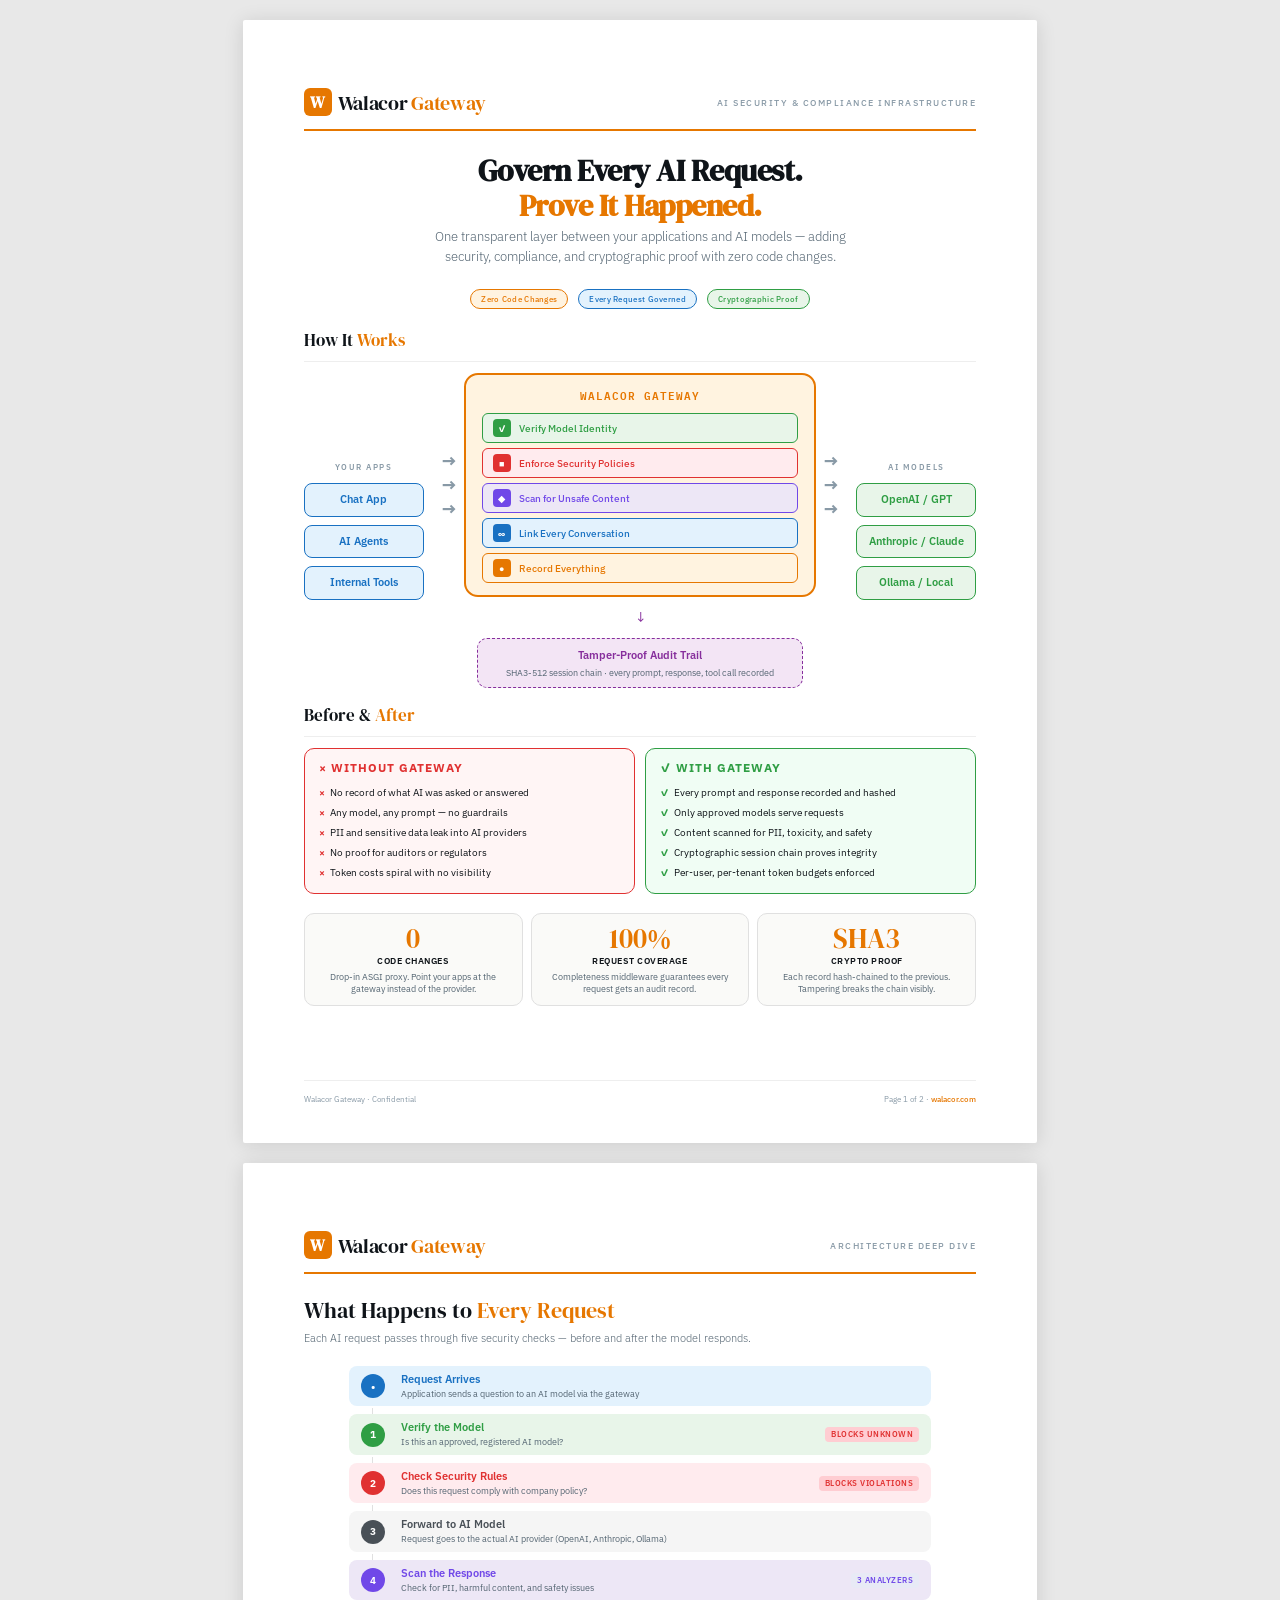
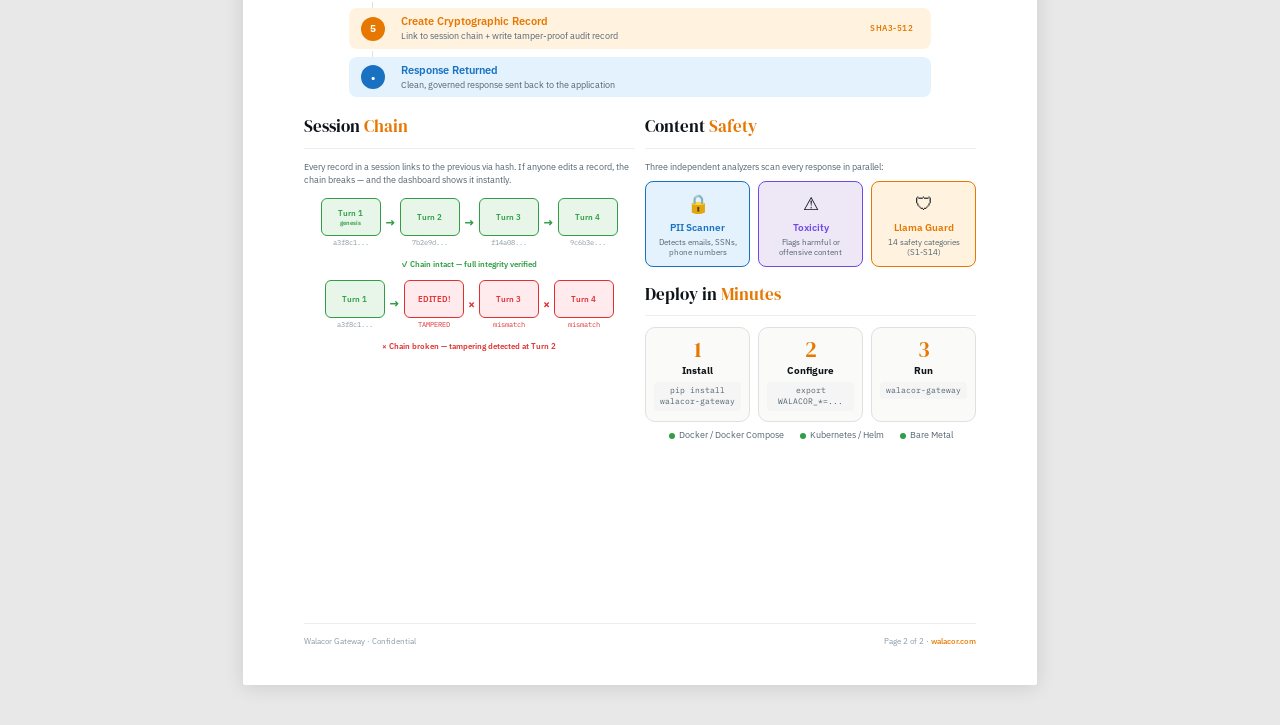
<file: docs/walacor-gateway-2pager.html>
<!DOCTYPE html>
<html lang="en">
<head>
<meta charset="UTF-8">
<meta name="viewport" content="width=device-width, initial-scale=1.0">
<title>Walacor Gateway — AI Security & Compliance</title>
<link rel="preconnect" href="https://fonts.googleapis.com">
<link href="https://fonts.googleapis.com/css2?family=DM+Serif+Display&family=IBM+Plex+Sans:wght@300;400;500;600;700&family=IBM+Plex+Mono:wght@400;500&display=swap" rel="stylesheet">
<style>
  :root {
    --ink: #0f1419;
    --ink-soft: #536471;
    --ink-muted: #8899a6;
    --paper: #ffffff;
    --paper-warm: #fafaf8;
    --accent: #e67700;
    --accent-light: #fff3e0;
    --blue: #1971c2;
    --blue-light: #e3f2fd;
    --green: #2f9e44;
    --green-light: #e8f5e9;
    --red: #e03131;
    --red-light: #ffebee;
    --purple: #7048e8;
    --purple-light: #ede7f6;
    --violet: #862e9c;
    --violet-light: #f3e5f5;
    --gray-100: #f5f5f5;
    --gray-200: #eeeeee;
    --gray-300: #e0e0e0;
  }

  * { margin: 0; padding: 0; box-sizing: border-box; }

  @page {
    size: A4;
    margin: 0;
  }

  body {
    font-family: 'IBM Plex Sans', -apple-system, sans-serif;
    color: var(--ink);
    background: var(--paper);
    font-size: 11px;
    line-height: 1.5;
    -webkit-font-smoothing: antialiased;
  }

  .page {
    width: 210mm;
    min-height: 297mm;
    max-height: 297mm;
    padding: 18mm 16mm 14mm;
    position: relative;
    overflow: hidden;
    page-break-after: always;
    background: var(--paper);
  }

  .page:last-child { page-break-after: auto; }

  /* === HEADER BAR === */
  .header-bar {
    display: flex;
    align-items: center;
    justify-content: space-between;
    margin-bottom: 6mm;
    padding-bottom: 3mm;
    border-bottom: 2.5px solid var(--accent);
  }

  .logo-area {
    display: flex;
    align-items: baseline;
    gap: 6px;
  }

  .logo-mark {
    width: 28px;
    height: 28px;
    background: var(--accent);
    border-radius: 6px;
    display: flex;
    align-items: center;
    justify-content: center;
    color: white;
    font-family: 'DM Serif Display', serif;
    font-size: 16px;
    font-weight: 700;
    flex-shrink: 0;
    position: relative;
    top: -2px;
  }

  .logo-text {
    font-family: 'DM Serif Display', serif;
    font-size: 20px;
    color: var(--ink);
    letter-spacing: -0.3px;
  }

  .logo-text span {
    color: var(--accent);
  }

  .header-tagline {
    font-size: 9px;
    color: var(--ink-muted);
    text-transform: uppercase;
    letter-spacing: 1.5px;
    font-weight: 500;
  }

  /* === PAGE 1: HERO === */
  .hero {
    text-align: center;
    margin: 4mm 0 6mm;
  }

  .hero h1 {
    font-family: 'DM Serif Display', serif;
    font-size: 30px;
    color: var(--ink);
    letter-spacing: -0.5px;
    margin-bottom: 4px;
    line-height: 1.15;
  }

  .hero h1 em {
    font-style: normal;
    color: var(--accent);
  }

  .hero .subtitle {
    font-size: 13px;
    color: var(--ink-soft);
    font-weight: 300;
    max-width: 420px;
    margin: 0 auto;
    line-height: 1.5;
  }

  /* === ARCHITECTURE DIAGRAM === */
  .arch-section {
    margin: 5mm 0 4mm;
  }

  .arch-diagram {
    display: grid;
    grid-template-columns: 120px 1fr 120px;
    gap: 10px;
    align-items: center;
    margin: 3mm 0;
  }

  .arch-column {
    display: flex;
    flex-direction: column;
    gap: 8px;
  }

  .arch-column-label {
    font-size: 8px;
    text-transform: uppercase;
    letter-spacing: 1.5px;
    color: var(--ink-muted);
    font-weight: 600;
    text-align: center;
    margin-bottom: 2px;
  }

  .app-box {
    background: var(--blue-light);
    border: 1.5px solid var(--blue);
    border-radius: 8px;
    padding: 8px 10px;
    text-align: center;
    font-weight: 600;
    font-size: 10.5px;
    color: var(--blue);
  }

  .model-box {
    background: var(--green-light);
    border: 1.5px solid var(--green);
    border-radius: 8px;
    padding: 8px 10px;
    text-align: center;
    font-weight: 600;
    font-size: 10.5px;
    color: var(--green);
  }

  .gateway-center {
    background: var(--accent-light);
    border: 2.5px solid var(--accent);
    border-radius: 14px;
    padding: 12px 16px;
    position: relative;
  }

  .gateway-title {
    font-family: 'IBM Plex Mono', monospace;
    font-size: 11px;
    font-weight: 600;
    color: var(--accent);
    text-transform: uppercase;
    letter-spacing: 1px;
    text-align: center;
    margin-bottom: 10px;
  }

  .capability-list {
    display: flex;
    flex-direction: column;
    gap: 5px;
  }

  .capability {
    display: flex;
    align-items: center;
    gap: 8px;
    padding: 5px 10px;
    border-radius: 6px;
    font-size: 10px;
    font-weight: 500;
  }

  .capability .icon {
    width: 18px;
    height: 18px;
    border-radius: 4px;
    display: flex;
    align-items: center;
    justify-content: center;
    font-size: 9px;
    flex-shrink: 0;
    font-weight: 700;
  }

  .cap-verify { background: var(--green-light); color: var(--green); border: 1px solid var(--green); }
  .cap-verify .icon { background: var(--green); color: white; }
  .cap-policy { background: var(--red-light); color: var(--red); border: 1px solid var(--red); }
  .cap-policy .icon { background: var(--red); color: white; }
  .cap-safety { background: var(--purple-light); color: var(--purple); border: 1px solid var(--purple); }
  .cap-safety .icon { background: var(--purple); color: white; }
  .cap-chain { background: var(--blue-light); color: var(--blue); border: 1px solid var(--blue); }
  .cap-chain .icon { background: var(--blue); color: white; }
  .cap-audit { background: var(--accent-light); color: var(--accent); border: 1px solid var(--accent); }
  .cap-audit .icon { background: var(--accent); color: white; }

  .arrow-col {
    display: flex;
    flex-direction: column;
    gap: 8px;
    align-items: center;
  }

  .arrow-row {
    display: flex;
    align-items: center;
    gap: 4px;
    color: var(--ink-muted);
    font-size: 16px;
  }

  .arrow-row .line {
    width: 20px;
    height: 1.5px;
    background: var(--ink-muted);
  }

  /* === AUDIT BOX === */
  .audit-strip {
    display: flex;
    justify-content: center;
    margin: 3mm 0;
  }

  .audit-box {
    background: var(--violet-light);
    border: 1.5px dashed var(--violet);
    border-radius: 10px;
    padding: 8px 28px;
    text-align: center;
  }

  .audit-box .title {
    font-weight: 600;
    color: var(--violet);
    font-size: 11px;
    margin-bottom: 2px;
  }

  .audit-box .detail {
    font-size: 9px;
    color: var(--ink-soft);
  }

  .audit-arrow {
    text-align: center;
    color: var(--violet);
    font-size: 14px;
    margin: 1mm 0;
  }

  /* === VALUE PROPS === */
  .value-grid {
    display: grid;
    grid-template-columns: 1fr 1fr 1fr;
    gap: 8px;
    margin: 5mm 0 3mm;
  }

  .value-card {
    background: var(--paper-warm);
    border: 1px solid var(--gray-300);
    border-radius: 10px;
    padding: 10px 12px;
    text-align: center;
  }

  .value-card .number {
    font-family: 'DM Serif Display', serif;
    font-size: 28px;
    color: var(--accent);
    line-height: 1;
    margin-bottom: 2px;
  }

  .value-card .label {
    font-size: 9px;
    font-weight: 600;
    color: var(--ink);
    text-transform: uppercase;
    letter-spacing: 0.5px;
    margin-bottom: 3px;
  }

  .value-card .desc {
    font-size: 8.5px;
    color: var(--ink-soft);
    line-height: 1.4;
  }

  /* === BEFORE / AFTER === */
  .ba-section {
    margin: 4mm 0;
  }

  .section-title {
    font-family: 'DM Serif Display', serif;
    font-size: 17px;
    color: var(--ink);
    margin-bottom: 3mm;
    padding-bottom: 2mm;
    border-bottom: 1px solid var(--gray-200);
  }

  .section-title span {
    color: var(--accent);
  }

  .ba-grid {
    display: grid;
    grid-template-columns: 1fr 1fr;
    gap: 10px;
  }

  .ba-col {
    padding: 10px 14px;
    border-radius: 10px;
  }

  .ba-before {
    background: #fff5f5;
    border: 1.5px solid var(--red);
  }

  .ba-after {
    background: #f0fdf4;
    border: 1.5px solid var(--green);
  }

  .ba-col h3 {
    font-size: 12px;
    font-weight: 700;
    text-transform: uppercase;
    letter-spacing: 1px;
    margin-bottom: 6px;
  }

  .ba-before h3 { color: var(--red); }
  .ba-after h3 { color: var(--green); }

  .ba-col ul {
    list-style: none;
    padding: 0;
  }

  .ba-col li {
    font-size: 9.5px;
    padding: 3px 0;
    display: flex;
    align-items: flex-start;
    gap: 5px;
    line-height: 1.4;
  }

  .ba-col li .mark {
    flex-shrink: 0;
    font-weight: 700;
    font-size: 10px;
  }

  .ba-before li .mark { color: var(--red); }
  .ba-after li .mark { color: var(--green); }

  /* === PAGE 2 === */
  .page2-header {
    font-family: 'DM Serif Display', serif;
    font-size: 22px;
    color: var(--ink);
    margin-bottom: 2mm;
    line-height: 1.2;
  }

  .page2-header em {
    font-style: normal;
    color: var(--accent);
  }

  .page2-subtitle {
    font-size: 11px;
    color: var(--ink-soft);
    margin-bottom: 5mm;
    font-weight: 300;
  }

  /* === REQUEST FLOW === */
  .flow-section {
    margin: 3mm 0 4mm;
  }

  .flow-pipeline {
    display: flex;
    flex-direction: column;
    gap: 0;
    position: relative;
    margin: 2mm 12mm;
  }

  .flow-step {
    display: grid;
    grid-template-columns: 32px 1fr auto;
    gap: 8px;
    align-items: center;
    padding: 6px 12px;
    border-radius: 8px;
    position: relative;
    margin-bottom: 2px;
  }

  .flow-step .step-num {
    width: 24px;
    height: 24px;
    border-radius: 50%;
    display: flex;
    align-items: center;
    justify-content: center;
    font-size: 10px;
    font-weight: 700;
    color: white;
    flex-shrink: 0;
  }

  .flow-step .step-content {
    display: flex;
    flex-direction: column;
  }

  .flow-step .step-title {
    font-size: 10.5px;
    font-weight: 600;
  }

  .flow-step .step-desc {
    font-size: 8.5px;
    color: var(--ink-soft);
  }

  .flow-step .step-badge {
    font-size: 7.5px;
    padding: 2px 6px;
    border-radius: 4px;
    font-weight: 600;
    text-transform: uppercase;
    letter-spacing: 0.5px;
    white-space: nowrap;
  }

  .flow-connector {
    width: 1.5px;
    height: 6px;
    background: var(--gray-300);
    margin-left: 23px;
  }

  .step-blue { background: #e3f2fd; }
  .step-blue .step-num { background: var(--blue); }
  .step-blue .step-title { color: var(--blue); }

  .step-green { background: #e8f5e9; }
  .step-green .step-num { background: var(--green); }
  .step-green .step-title { color: var(--green); }

  .step-red { background: #ffebee; }
  .step-red .step-num { background: var(--red); }
  .step-red .step-title { color: var(--red); }

  .step-gray { background: var(--gray-100); }
  .step-gray .step-num { background: #495057; }
  .step-gray .step-title { color: #495057; }

  .step-purple { background: #ede7f6; }
  .step-purple .step-num { background: var(--purple); }
  .step-purple .step-title { color: var(--purple); }

  .step-orange { background: var(--accent-light); }
  .step-orange .step-num { background: var(--accent); }
  .step-orange .step-title { color: var(--accent); }

  .badge-block { background: #ffcdd2; color: var(--red); }
  .badge-record { background: #fff3e0; color: var(--accent); }
  .badge-scan { background: #e8eaf6; color: var(--purple); }

  /* === SESSION CHAIN === */
  .chain-section {
    margin: 4mm 0;
  }

  .chain-visual {
    display: flex;
    align-items: center;
    gap: 4px;
    justify-content: center;
    margin: 3mm 0 2mm;
  }

  .chain-block {
    display: flex;
    flex-direction: column;
    align-items: center;
    gap: 2px;
  }

  .chain-node {
    width: 60px;
    height: 38px;
    border-radius: 6px;
    display: flex;
    flex-direction: column;
    align-items: center;
    justify-content: center;
    font-size: 8px;
    font-weight: 600;
    border: 1.5px solid;
  }

  .chain-node-valid {
    background: var(--green-light);
    border-color: var(--green);
    color: var(--green);
  }

  .chain-node-tamper {
    background: #ffebee;
    border-color: var(--red);
    color: var(--red);
  }

  .chain-hash {
    font-family: 'IBM Plex Mono', monospace;
    font-size: 6.5px;
    color: var(--ink-muted);
    max-width: 60px;
    overflow: hidden;
    text-overflow: ellipsis;
  }

  .chain-link {
    color: var(--green);
    font-size: 12px;
    font-weight: 700;
  }

  .chain-link-broken {
    color: var(--red);
    font-size: 12px;
    font-weight: 700;
  }

  .chain-caption {
    display: flex;
    justify-content: center;
    gap: 20px;
    margin-top: 2mm;
  }

  .chain-caption-item {
    display: flex;
    align-items: center;
    gap: 4px;
    font-size: 8px;
  }

  .chain-caption-dot {
    width: 8px;
    height: 8px;
    border-radius: 50%;
  }

  /* === CONTENT SAFETY === */
  .safety-section {
    margin: 4mm 0;
  }

  .safety-grid {
    display: grid;
    grid-template-columns: 1fr 1fr 1fr;
    gap: 8px;
    margin: 2mm 0;
  }

  .safety-card {
    border-radius: 8px;
    padding: 8px 10px;
    text-align: center;
    border: 1px solid;
  }

  .safety-card .s-icon {
    font-size: 18px;
    margin-bottom: 3px;
  }

  .safety-card h4 {
    font-size: 10px;
    font-weight: 600;
    margin-bottom: 2px;
  }

  .safety-card p {
    font-size: 8px;
    color: var(--ink-soft);
    line-height: 1.3;
  }

  .safety-pii { background: #e3f2fd; border-color: var(--blue); }
  .safety-pii h4 { color: var(--blue); }
  .safety-toxic { background: #ede7f6; border-color: var(--purple); }
  .safety-toxic h4 { color: var(--purple); }
  .safety-guard { background: #fff3e0; border-color: var(--accent); }
  .safety-guard h4 { color: var(--accent); }

  /* === DEPLOY === */
  .deploy-section {
    margin: 4mm 0;
  }

  .deploy-steps {
    display: grid;
    grid-template-columns: 1fr 1fr 1fr;
    gap: 8px;
    margin: 2mm 0;
  }

  .deploy-step {
    text-align: center;
    padding: 10px 8px;
    background: var(--paper-warm);
    border-radius: 10px;
    border: 1px solid var(--gray-300);
  }

  .deploy-step .d-num {
    font-family: 'DM Serif Display', serif;
    font-size: 22px;
    color: var(--accent);
    line-height: 1;
  }

  .deploy-step .d-title {
    font-size: 10px;
    font-weight: 700;
    margin: 3px 0 2px;
    color: var(--ink);
  }

  .deploy-step .d-code {
    font-family: 'IBM Plex Mono', monospace;
    font-size: 7.5px;
    color: var(--ink-soft);
    background: var(--gray-100);
    padding: 3px 6px;
    border-radius: 4px;
    display: inline-block;
    margin-top: 2px;
  }

  .deploy-targets {
    display: flex;
    justify-content: center;
    gap: 16px;
    margin-top: 2mm;
  }

  .deploy-target {
    font-size: 8.5px;
    color: var(--ink-soft);
    display: flex;
    align-items: center;
    gap: 4px;
  }

  .deploy-target .dot {
    width: 6px;
    height: 6px;
    background: var(--green);
    border-radius: 50%;
  }

  /* === FOOTER === */
  .page-footer {
    position: absolute;
    bottom: 10mm;
    left: 16mm;
    right: 16mm;
    display: flex;
    justify-content: space-between;
    align-items: center;
    padding-top: 3mm;
    border-top: 1px solid var(--gray-200);
  }

  .footer-left {
    font-size: 8px;
    color: var(--ink-muted);
  }

  .footer-right {
    font-size: 8px;
    color: var(--ink-muted);
  }

  .footer-right a {
    color: var(--accent);
    text-decoration: none;
    font-weight: 500;
  }

  /* === PRINT === */
  @media print {
    body { background: white; }
    .page {
      width: 100%;
      min-height: 100vh;
      max-height: 100vh;
      margin: 0;
      box-shadow: none;
    }
  }

  /* === SCREEN PREVIEW === */
  @media screen {
    body {
      background: #e8e8e8;
      padding: 20px 0;
    }
    .page {
      margin: 0 auto 20px;
      box-shadow: 0 2px 20px rgba(0,0,0,0.12);
      border-radius: 2px;
    }
  }

  /* === PILL TAGS === */
  .tag-row {
    display: flex;
    justify-content: center;
    gap: 10px;
    margin: 3mm 0;
  }

  .tag {
    font-size: 8px;
    padding: 3px 10px;
    border-radius: 20px;
    font-weight: 500;
    letter-spacing: 0.3px;
  }

  .tag-orange { background: var(--accent-light); color: var(--accent); border: 1px solid var(--accent); }
  .tag-blue { background: var(--blue-light); color: var(--blue); border: 1px solid var(--blue); }
  .tag-green { background: var(--green-light); color: var(--green); border: 1px solid var(--green); }

  /* Arrow connectors */
  .arrow-pipe {
    font-size: 18px;
    color: var(--ink-muted);
    font-weight: 700;
    line-height: 1;
  }

  /* Two-column layout for page 2 bottom */
  .two-col {
    display: grid;
    grid-template-columns: 1fr 1fr;
    gap: 10px;
  }
</style>
</head>
<body>

<!-- ===================== PAGE 1 ===================== -->
<div class="page">
  <div class="header-bar">
    <div class="logo-area">
      <div class="logo-mark">W</div>
      <div class="logo-text">Walacor <span>Gateway</span></div>
    </div>
    <div class="header-tagline">AI Security & Compliance Infrastructure</div>
  </div>

  <div class="hero">
    <h1>Govern Every AI Request.<br><em>Prove It Happened.</em></h1>
    <p class="subtitle">One transparent layer between your applications and AI models — adding security, compliance, and cryptographic proof with zero code changes.</p>
  </div>

  <div class="tag-row">
    <span class="tag tag-orange">Zero Code Changes</span>
    <span class="tag tag-blue">Every Request Governed</span>
    <span class="tag tag-green">Cryptographic Proof</span>
  </div>

  <!-- Architecture Diagram -->
  <div class="arch-section">
    <div class="section-title">How It <span>Works</span></div>

    <div class="arch-diagram">
      <!-- Left: Apps -->
      <div class="arch-column">
        <div class="arch-column-label">Your Apps</div>
        <div class="app-box">Chat App</div>
        <div class="app-box">AI Agents</div>
        <div class="app-box">Internal Tools</div>
      </div>

      <!-- Center: Gateway -->
      <div style="display: flex; flex-direction: column; align-items: center; gap: 6px;">
        <div style="display: grid; grid-template-columns: 30px 1fr 30px; width: 100%; align-items: center;">
          <div style="display: flex; flex-direction: column; align-items: center; gap: 6px;">
            <div class="arrow-pipe">&rarr;</div>
            <div class="arrow-pipe">&rarr;</div>
            <div class="arrow-pipe">&rarr;</div>
          </div>
          <div class="gateway-center">
            <div class="gateway-title">Walacor Gateway</div>
            <div class="capability-list">
              <div class="capability cap-verify">
                <div class="icon">&#10003;</div>
                <span>Verify Model Identity</span>
              </div>
              <div class="capability cap-policy">
                <div class="icon">&#9632;</div>
                <span>Enforce Security Policies</span>
              </div>
              <div class="capability cap-safety">
                <div class="icon">&#9670;</div>
                <span>Scan for Unsafe Content</span>
              </div>
              <div class="capability cap-chain">
                <div class="icon">&#8734;</div>
                <span>Link Every Conversation</span>
              </div>
              <div class="capability cap-audit">
                <div class="icon">&#9679;</div>
                <span>Record Everything</span>
              </div>
            </div>
          </div>
          <div style="display: flex; flex-direction: column; align-items: center; gap: 6px;">
            <div class="arrow-pipe">&rarr;</div>
            <div class="arrow-pipe">&rarr;</div>
            <div class="arrow-pipe">&rarr;</div>
          </div>
        </div>

        <div class="audit-arrow">&darr;</div>
        <div class="audit-box">
          <div class="title">Tamper-Proof Audit Trail</div>
          <div class="detail">SHA3-512 session chain &middot; every prompt, response, tool call recorded</div>
        </div>
      </div>

      <!-- Right: Models -->
      <div class="arch-column">
        <div class="arch-column-label">AI Models</div>
        <div class="model-box">OpenAI / GPT</div>
        <div class="model-box">Anthropic / Claude</div>
        <div class="model-box">Ollama / Local</div>
      </div>
    </div>
  </div>

  <!-- Before / After -->
  <div class="ba-section">
    <div class="section-title">Before & <span>After</span></div>
    <div class="ba-grid">
      <div class="ba-col ba-before">
        <h3>&times; Without Gateway</h3>
        <ul>
          <li><span class="mark">&times;</span> No record of what AI was asked or answered</li>
          <li><span class="mark">&times;</span> Any model, any prompt — no guardrails</li>
          <li><span class="mark">&times;</span> PII and sensitive data leak into AI providers</li>
          <li><span class="mark">&times;</span> No proof for auditors or regulators</li>
          <li><span class="mark">&times;</span> Token costs spiral with no visibility</li>
        </ul>
      </div>
      <div class="ba-col ba-after">
        <h3>&#10003; With Gateway</h3>
        <ul>
          <li><span class="mark">&#10003;</span> Every prompt and response recorded and hashed</li>
          <li><span class="mark">&#10003;</span> Only approved models serve requests</li>
          <li><span class="mark">&#10003;</span> Content scanned for PII, toxicity, and safety</li>
          <li><span class="mark">&#10003;</span> Cryptographic session chain proves integrity</li>
          <li><span class="mark">&#10003;</span> Per-user, per-tenant token budgets enforced</li>
        </ul>
      </div>
    </div>
  </div>

  <!-- Value Props -->
  <div class="value-grid">
    <div class="value-card">
      <div class="number">0</div>
      <div class="label">Code Changes</div>
      <div class="desc">Drop-in ASGI proxy. Point your apps at the gateway instead of the provider.</div>
    </div>
    <div class="value-card">
      <div class="number">100%</div>
      <div class="label">Request Coverage</div>
      <div class="desc">Completeness middleware guarantees every request gets an audit record.</div>
    </div>
    <div class="value-card">
      <div class="number">SHA3</div>
      <div class="label">Crypto Proof</div>
      <div class="desc">Each record hash-chained to the previous. Tampering breaks the chain visibly.</div>
    </div>
  </div>

  <div class="page-footer">
    <div class="footer-left">Walacor Gateway &middot; Confidential</div>
    <div class="footer-right">Page 1 of 2 &middot; <a href="#">walacor.com</a></div>
  </div>
</div>

<!-- ===================== PAGE 2 ===================== -->
<div class="page">
  <div class="header-bar">
    <div class="logo-area">
      <div class="logo-mark">W</div>
      <div class="logo-text">Walacor <span>Gateway</span></div>
    </div>
    <div class="header-tagline">Architecture Deep Dive</div>
  </div>

  <div class="page2-header">What Happens to <em>Every Request</em></div>
  <p class="page2-subtitle">Each AI request passes through five security checks — before and after the model responds.</p>

  <!-- Request Flow -->
  <div class="flow-section">
    <div class="flow-pipeline">
      <div class="flow-step step-blue">
        <div class="step-num">&bull;</div>
        <div class="step-content">
          <div class="step-title">Request Arrives</div>
          <div class="step-desc">Application sends a question to an AI model via the gateway</div>
        </div>
        <div></div>
      </div>
      <div class="flow-connector"></div>

      <div class="flow-step step-green">
        <div class="step-num">1</div>
        <div class="step-content">
          <div class="step-title">Verify the Model</div>
          <div class="step-desc">Is this an approved, registered AI model?</div>
        </div>
        <div class="step-badge badge-block">Blocks unknown</div>
      </div>
      <div class="flow-connector"></div>

      <div class="flow-step step-red">
        <div class="step-num">2</div>
        <div class="step-content">
          <div class="step-title">Check Security Rules</div>
          <div class="step-desc">Does this request comply with company policy?</div>
        </div>
        <div class="step-badge badge-block">Blocks violations</div>
      </div>
      <div class="flow-connector"></div>

      <div class="flow-step step-gray">
        <div class="step-num">3</div>
        <div class="step-content">
          <div class="step-title">Forward to AI Model</div>
          <div class="step-desc">Request goes to the actual AI provider (OpenAI, Anthropic, Ollama)</div>
        </div>
        <div></div>
      </div>
      <div class="flow-connector"></div>

      <div class="flow-step step-purple">
        <div class="step-num">4</div>
        <div class="step-content">
          <div class="step-title">Scan the Response</div>
          <div class="step-desc">Check for PII, harmful content, and safety issues</div>
        </div>
        <div class="step-badge badge-scan">3 analyzers</div>
      </div>
      <div class="flow-connector"></div>

      <div class="flow-step step-orange">
        <div class="step-num">5</div>
        <div class="step-content">
          <div class="step-title">Create Cryptographic Record</div>
          <div class="step-desc">Link to session chain + write tamper-proof audit record</div>
        </div>
        <div class="step-badge badge-record">SHA3-512</div>
      </div>
      <div class="flow-connector"></div>

      <div class="flow-step step-blue">
        <div class="step-num">&bull;</div>
        <div class="step-content">
          <div class="step-title">Response Returned</div>
          <div class="step-desc">Clean, governed response sent back to the application</div>
        </div>
        <div></div>
      </div>
    </div>
  </div>

  <div class="two-col">
    <!-- Session Chain -->
    <div>
      <div class="section-title">Session <span>Chain</span></div>
      <p style="font-size: 9px; color: var(--ink-soft); margin: 1mm 0 2mm;">Every record in a session links to the previous via hash. If anyone edits a record, the chain breaks — and the dashboard shows it instantly.</p>

      <div class="chain-visual">
        <div class="chain-block">
          <div class="chain-node chain-node-valid">Turn 1<br><span style="font-size:6px;">genesis</span></div>
          <div class="chain-hash">a3f8c1...</div>
        </div>
        <div class="chain-link">&rarr;</div>
        <div class="chain-block">
          <div class="chain-node chain-node-valid">Turn 2</div>
          <div class="chain-hash">7b2e9d...</div>
        </div>
        <div class="chain-link">&rarr;</div>
        <div class="chain-block">
          <div class="chain-node chain-node-valid">Turn 3</div>
          <div class="chain-hash">f14a08...</div>
        </div>
        <div class="chain-link">&rarr;</div>
        <div class="chain-block">
          <div class="chain-node chain-node-valid">Turn 4</div>
          <div class="chain-hash">9c6b3e...</div>
        </div>
      </div>

      <div style="text-align: center; margin: 1mm 0;">
        <span style="font-size: 8px; color: var(--green); font-weight: 600;">&#10003; Chain intact — full integrity verified</span>
      </div>

      <div class="chain-visual" style="margin-top: 2mm;">
        <div class="chain-block">
          <div class="chain-node chain-node-valid">Turn 1</div>
          <div class="chain-hash">a3f8c1...</div>
        </div>
        <div class="chain-link">&rarr;</div>
        <div class="chain-block">
          <div class="chain-node chain-node-tamper">EDITED!</div>
          <div class="chain-hash" style="color: var(--red);">TAMPERED</div>
        </div>
        <div class="chain-link-broken">&times;</div>
        <div class="chain-block">
          <div class="chain-node chain-node-tamper">Turn 3</div>
          <div class="chain-hash" style="color: var(--red);">mismatch</div>
        </div>
        <div class="chain-link-broken">&times;</div>
        <div class="chain-block">
          <div class="chain-node chain-node-tamper">Turn 4</div>
          <div class="chain-hash" style="color: var(--red);">mismatch</div>
        </div>
      </div>

      <div style="text-align: center; margin: 1mm 0;">
        <span style="font-size: 8px; color: var(--red); font-weight: 600;">&times; Chain broken — tampering detected at Turn 2</span>
      </div>
    </div>

    <!-- Content Safety + Deploy -->
    <div>
      <div class="section-title">Content <span>Safety</span></div>
      <p style="font-size: 9px; color: var(--ink-soft); margin: 1mm 0 2mm;">Three independent analyzers scan every response in parallel:</p>

      <div class="safety-grid" style="grid-template-columns: 1fr 1fr 1fr; margin-bottom: 4mm;">
        <div class="safety-card safety-pii">
          <div class="s-icon">&#128274;</div>
          <h4>PII Scanner</h4>
          <p>Detects emails, SSNs, phone numbers</p>
        </div>
        <div class="safety-card safety-toxic">
          <div class="s-icon">&#9888;</div>
          <h4>Toxicity</h4>
          <p>Flags harmful or offensive content</p>
        </div>
        <div class="safety-card safety-guard">
          <div class="s-icon">&#128737;</div>
          <h4>Llama Guard</h4>
          <p>14 safety categories (S1-S14)</p>
        </div>
      </div>

      <div class="section-title">Deploy in <span>Minutes</span></div>

      <div class="deploy-steps">
        <div class="deploy-step">
          <div class="d-num">1</div>
          <div class="d-title">Install</div>
          <div class="d-code">pip install walacor-gateway</div>
        </div>
        <div class="deploy-step">
          <div class="d-num">2</div>
          <div class="d-title">Configure</div>
          <div class="d-code">export WALACOR_*=...</div>
        </div>
        <div class="deploy-step">
          <div class="d-num">3</div>
          <div class="d-title">Run</div>
          <div class="d-code">walacor-gateway</div>
        </div>
      </div>

      <div class="deploy-targets">
        <div class="deploy-target"><div class="dot"></div> Docker / Docker Compose</div>
        <div class="deploy-target"><div class="dot"></div> Kubernetes / Helm</div>
        <div class="deploy-target"><div class="dot"></div> Bare Metal</div>
      </div>
    </div>
  </div>

  <div class="page-footer">
    <div class="footer-left">Walacor Gateway &middot; Confidential</div>
    <div class="footer-right">Page 2 of 2 &middot; <a href="#">walacor.com</a></div>
  </div>
</div>

</body>
</html>
</file>
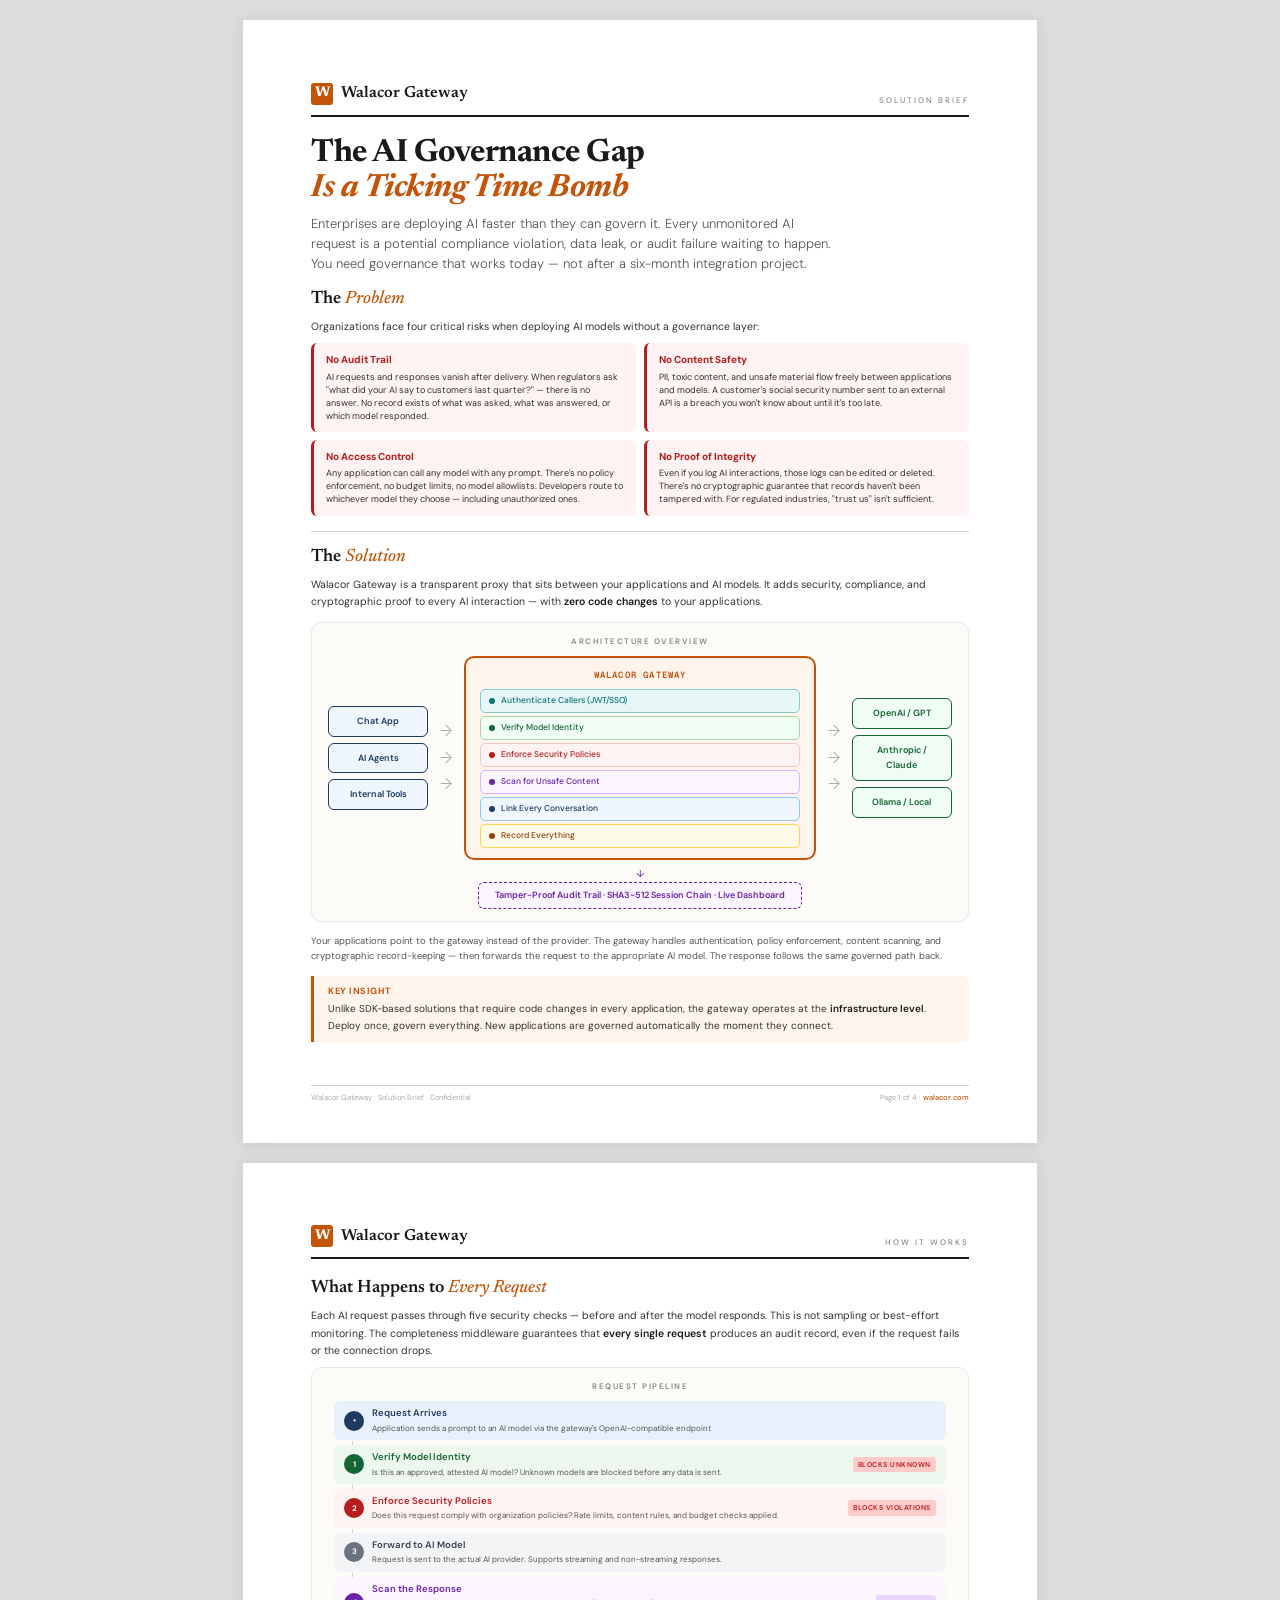
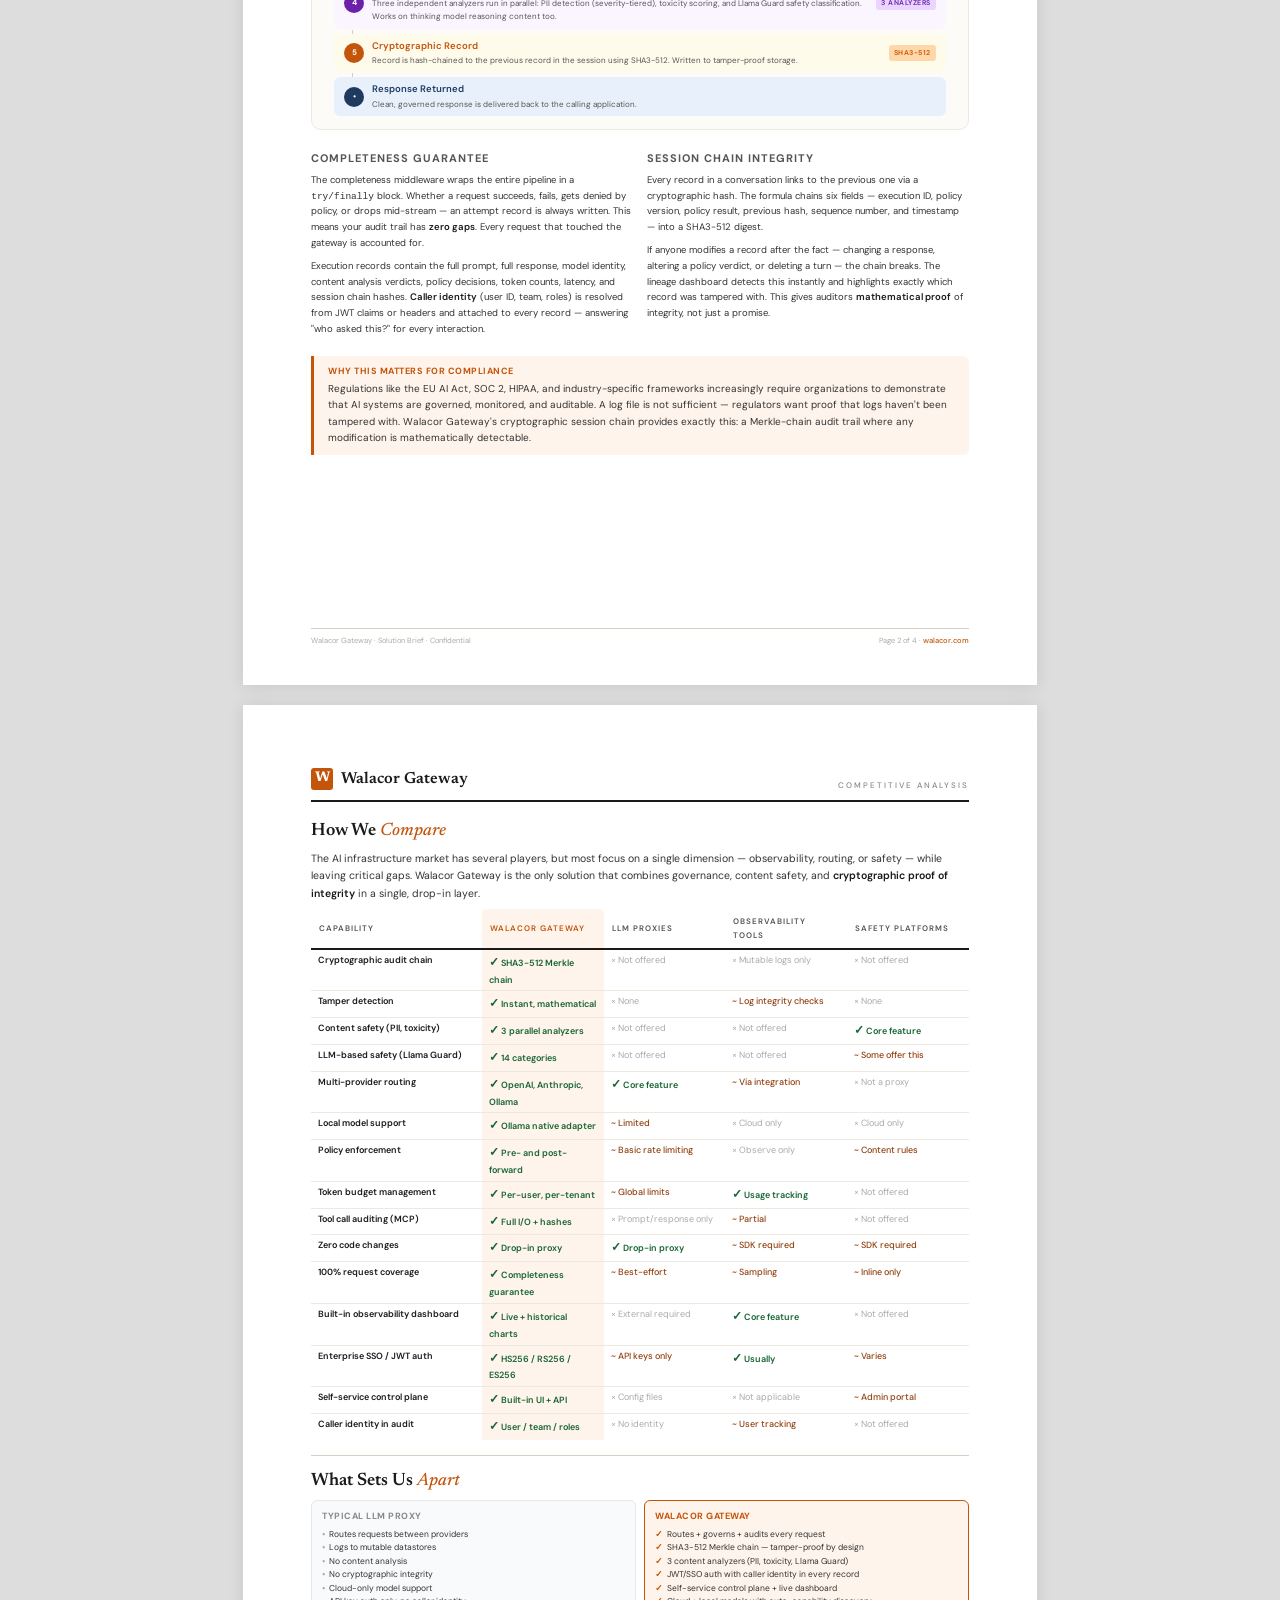
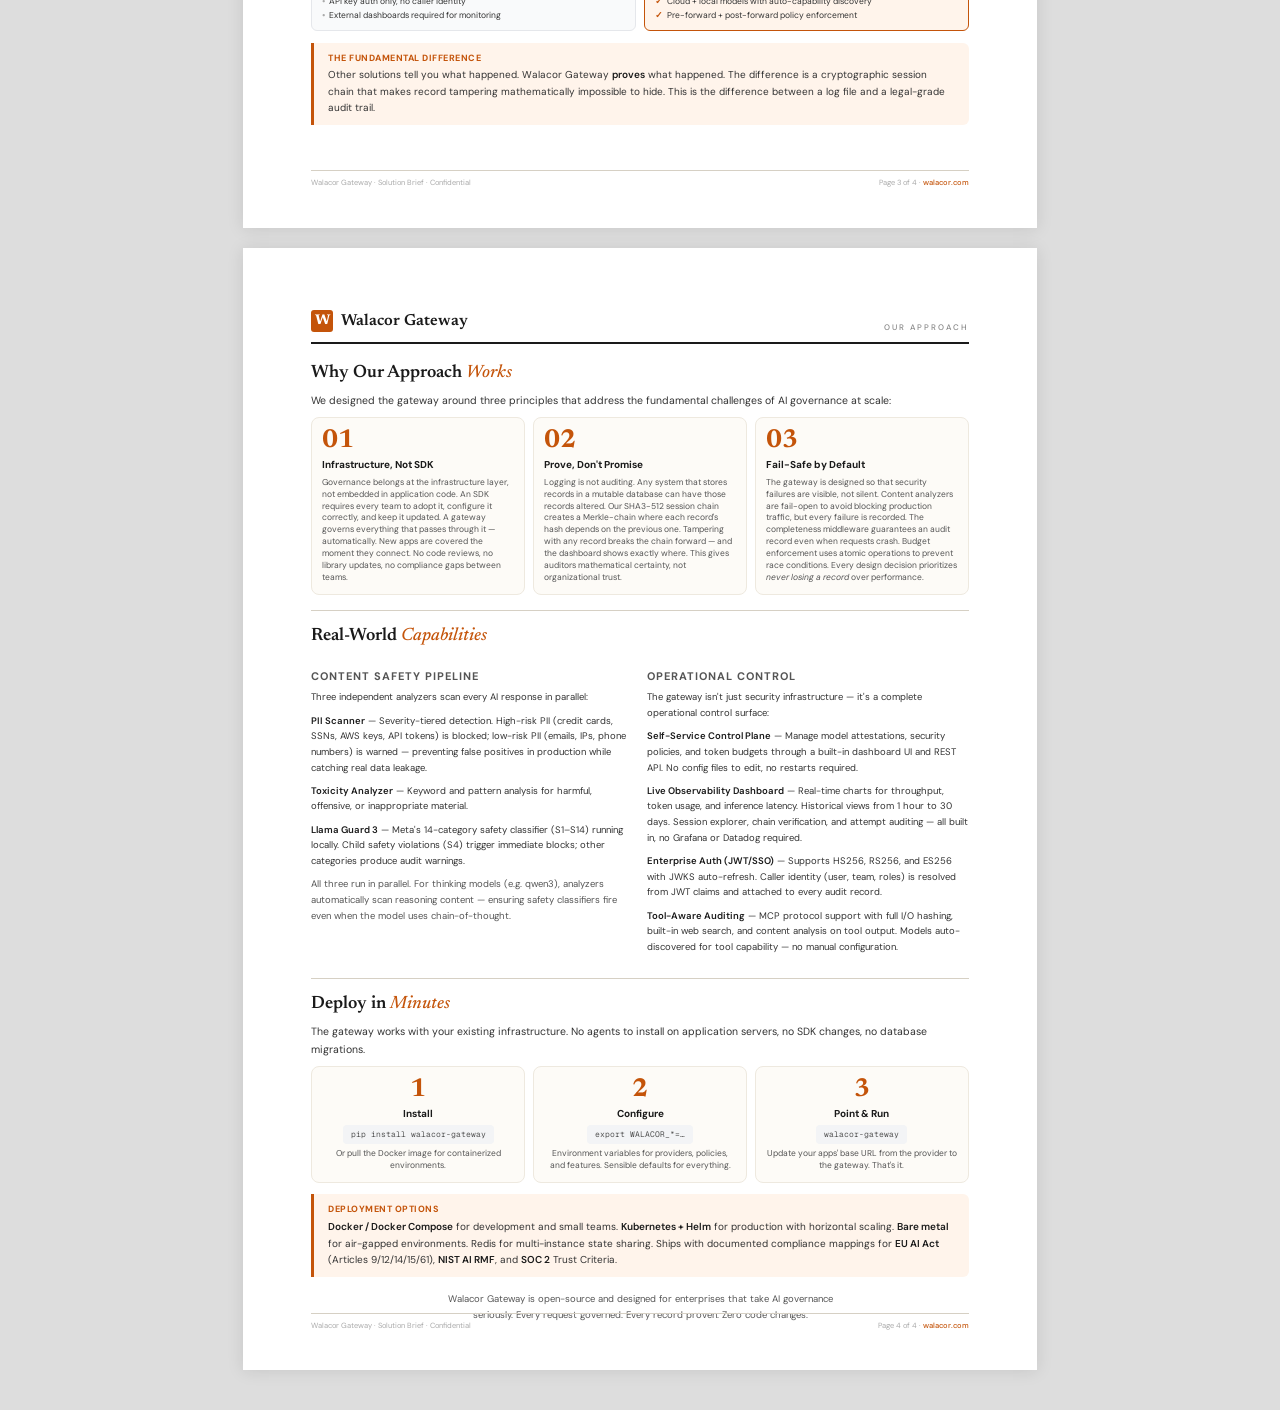
<file: docs/walacor-gateway-solution-brief.html>
<!DOCTYPE html>
<html lang="en">
<head>
<meta charset="UTF-8">
<meta name="viewport" content="width=device-width, initial-scale=1.0">
<title>Walacor Gateway — Solution Brief</title>
<link rel="preconnect" href="https://fonts.googleapis.com">
<link href="https://fonts.googleapis.com/css2?family=Newsreader:ital,opsz,wght@0,6..72,300;0,6..72,400;0,6..72,500;0,6..72,600;0,6..72,700;1,6..72,400;1,6..72,500&family=Geist+Mono:wght@400;500;600&family=DM+Sans:wght@300;400;500;600;700&display=swap" rel="stylesheet">
<style>
:root {
  --ink: #1a1a1a;
  --ink-2: #333333;
  --ink-3: #555555;
  --ink-4: #888888;
  --ink-5: #aaaaaa;
  --warm: #fdfbf7;
  --warm-2: #f7f4ee;
  --warm-3: #eee9df;
  --paper: #ffffff;
  --burnt: #c4540a;
  --burnt-light: #fff4eb;
  --burnt-dark: #8a3a06;
  --teal: #0d7377;
  --teal-light: #e6f5f5;
  --slate: #2d3748;
  --crimson: #b91c1c;
  --crimson-light: #fef2f2;
  --forest: #166534;
  --forest-light: #f0fdf4;
  --navy: #1e3a5f;
  --navy-light: #eff6ff;
  --plum: #6b21a8;
  --plum-light: #faf5ff;
  --amber: #92400e;
  --amber-light: #fffbeb;
  --rule: #d6d0c4;
}

* { margin: 0; padding: 0; box-sizing: border-box; }

@page { size: A4; margin: 0; }

body {
  font-family: 'DM Sans', -apple-system, sans-serif;
  color: var(--ink);
  background: var(--paper);
  font-size: 10.5px;
  line-height: 1.65;
  -webkit-font-smoothing: antialiased;
}

.page {
  width: 210mm;
  min-height: 297mm;
  max-height: 297mm;
  padding: 16mm 18mm 14mm;
  position: relative;
  overflow: hidden;
  page-break-after: always;
  background: var(--paper);
}
.page:last-child { page-break-after: auto; }

/* === MASTHEAD === */
.masthead {
  display: flex;
  justify-content: space-between;
  align-items: flex-end;
  padding-bottom: 8px;
  border-bottom: 2px solid var(--ink);
  margin-bottom: 5mm;
}
.masthead-logo {
  display: flex; align-items: center; gap: 8px;
}
.masthead-mark {
  width: 22px; height: 22px;
  background: var(--burnt);
  border-radius: 3px;
  color: white;
  font-family: 'Newsreader', serif;
  font-size: 14px; font-weight: 700;
  display: flex; align-items: center; justify-content: center;
}
.masthead-name {
  font-family: 'Newsreader', serif;
  font-size: 16px; font-weight: 600;
  color: var(--ink);
}
.masthead-type {
  font-size: 8px;
  text-transform: uppercase;
  letter-spacing: 2px;
  color: var(--ink-4);
  font-weight: 500;
}

/* === TYPOGRAPHY === */
.headline {
  font-family: 'Newsreader', serif;
  font-size: 32px;
  font-weight: 700;
  color: var(--ink);
  line-height: 1.1;
  letter-spacing: -0.5px;
  margin: 3mm 0 2mm;
}
.headline em { font-style: italic; color: var(--burnt); }

.deck {
  font-size: 13px;
  color: var(--ink-3);
  line-height: 1.55;
  max-width: 520px;
  margin-bottom: 4mm;
  font-weight: 300;
}

h2 {
  font-family: 'Newsreader', serif;
  font-size: 18px;
  font-weight: 600;
  color: var(--ink);
  margin: 4mm 0 2mm;
  line-height: 1.2;
}
h2 em { font-style: italic; color: var(--burnt); font-weight: 500; }

h3 {
  font-size: 11px;
  font-weight: 700;
  text-transform: uppercase;
  letter-spacing: 1px;
  color: var(--ink-3);
  margin: 3mm 0 1.5mm;
}

p {
  margin-bottom: 2mm;
  color: var(--ink-2);
}

.small { font-size: 9.5px; }
.muted { color: var(--ink-3); }
.strong { font-weight: 600; color: var(--ink); }

.divider {
  border: none;
  border-top: 1px solid var(--rule);
  margin: 4mm 0;
}

/* === PROBLEM GRID === */
.problem-grid {
  display: grid;
  grid-template-columns: 1fr 1fr;
  gap: 8px;
  margin: 2mm 0 3mm;
}
.problem-card {
  padding: 9px 12px;
  border-radius: 6px;
  background: var(--crimson-light);
  border-left: 3px solid var(--crimson);
}
.problem-card .p-title {
  font-size: 10px; font-weight: 700;
  color: var(--crimson);
  margin-bottom: 2px;
}
.problem-card .p-body {
  font-size: 9px;
  color: var(--ink-2);
  line-height: 1.45;
  margin: 0;
}

/* === ARCHITECTURE DIAGRAM === */
.arch-wrap {
  background: var(--warm);
  border: 1px solid var(--warm-3);
  border-radius: 10px;
  padding: 12px 16px;
  margin: 3mm 0;
}
.arch-label {
  font-size: 8px;
  text-transform: uppercase;
  letter-spacing: 1.5px;
  color: var(--ink-4);
  font-weight: 600;
  margin-bottom: 8px;
  text-align: center;
}
.arch-flow {
  display: grid;
  grid-template-columns: 100px 28px 1fr 28px 100px;
  align-items: center;
  gap: 4px;
}
.arch-stack { display: flex; flex-direction: column; gap: 6px; }
.arch-box {
  padding: 7px 8px;
  border-radius: 6px;
  text-align: center;
  font-size: 9px;
  font-weight: 600;
  border: 1.5px solid;
}
.ab-app { background: var(--navy-light); border-color: var(--navy); color: var(--navy); }
.ab-model { background: var(--forest-light); border-color: var(--forest); color: var(--forest); }

.arch-arrow {
  text-align: center;
  font-size: 16px;
  color: var(--ink-5);
  font-weight: 300;
}

.arch-gateway {
  background: var(--burnt-light);
  border: 2px solid var(--burnt);
  border-radius: 10px;
  padding: 10px 14px;
}
.arch-gw-title {
  font-family: 'Geist Mono', monospace;
  font-size: 9px;
  font-weight: 600;
  color: var(--burnt);
  text-transform: uppercase;
  letter-spacing: 1.2px;
  text-align: center;
  margin-bottom: 6px;
}
.arch-gw-caps {
  display: flex;
  flex-direction: column;
  gap: 3px;
}
.arch-cap {
  display: flex; align-items: center; gap: 6px;
  padding: 4px 8px;
  border-radius: 5px;
  font-size: 8.5px;
  font-weight: 500;
  border: 1px solid;
}
.arch-cap-dot {
  width: 6px; height: 6px;
  border-radius: 50%;
  flex-shrink: 0;
}
.ac-1 { background: var(--forest-light); border-color: #a7d7a9; color: var(--forest); }
.ac-1 .arch-cap-dot { background: var(--forest); }
.ac-2 { background: var(--crimson-light); border-color: #f5c6c6; color: var(--crimson); }
.ac-2 .arch-cap-dot { background: var(--crimson); }
.ac-3 { background: var(--plum-light); border-color: #d8b4fe; color: var(--plum); }
.ac-3 .arch-cap-dot { background: var(--plum); }
.ac-4 { background: var(--navy-light); border-color: #93c5fd; color: var(--navy); }
.ac-4 .arch-cap-dot { background: var(--navy); }
.ac-5 { background: var(--amber-light); border-color: #fcd34d; color: var(--amber); }
.ac-5 .arch-cap-dot { background: var(--amber); }
.ac-6 { background: var(--teal-light); border-color: #81cdc9; color: var(--teal); }
.ac-6 .arch-cap-dot { background: var(--teal); }

.arch-audit {
  text-align: center;
  margin-top: 6px;
}
.arch-audit-arrow { color: var(--plum); font-size: 10px; }
.arch-audit-box {
  display: inline-block;
  background: var(--plum-light);
  border: 1px dashed var(--plum);
  border-radius: 6px;
  padding: 5px 16px;
  font-size: 9px;
  font-weight: 600;
  color: var(--plum);
}

/* === FLOW DIAGRAM === */
.flow-wrap {
  background: var(--warm);
  border: 1px solid var(--warm-3);
  border-radius: 10px;
  padding: 12px 14px;
  margin: 2mm 0;
}
.flow-steps {
  display: flex;
  flex-direction: column;
  gap: 0;
  margin: 0 8px;
}
.flow-step {
  display: grid;
  grid-template-columns: 22px 1fr auto;
  gap: 6px;
  align-items: center;
  padding: 5px 10px;
  border-radius: 6px;
  margin-bottom: 1px;
}
.flow-num {
  width: 20px; height: 20px;
  border-radius: 50%;
  display: flex; align-items: center; justify-content: center;
  font-size: 8px; font-weight: 700;
  color: white; flex-shrink: 0;
}
.flow-body {}
.flow-title { font-size: 9.5px; font-weight: 600; }
.flow-desc { font-size: 8px; color: var(--ink-3); }
.flow-badge {
  font-size: 7px;
  padding: 2px 5px;
  border-radius: 3px;
  font-weight: 600;
  text-transform: uppercase;
  letter-spacing: 0.5px;
  white-space: nowrap;
}
.flow-conn {
  width: 1px; height: 4px;
  background: var(--rule);
  margin-left: 18px;
}

.fs-blue { background: #e8f1fb; }
.fs-blue .flow-num { background: var(--navy); }
.fs-blue .flow-title { color: var(--navy); }
.fs-green { background: #edf7ee; }
.fs-green .flow-num { background: var(--forest); }
.fs-green .flow-title { color: var(--forest); }
.fs-red { background: #fef2f2; }
.fs-red .flow-num { background: var(--crimson); }
.fs-red .flow-title { color: var(--crimson); }
.fs-gray { background: #f3f4f6; }
.fs-gray .flow-num { background: #6b7280; }
.fs-gray .flow-title { color: #374151; }
.fs-purple { background: #faf5ff; }
.fs-purple .flow-num { background: var(--plum); }
.fs-purple .flow-title { color: var(--plum); }
.fs-orange { background: #fffbeb; }
.fs-orange .flow-num { background: var(--burnt); }
.fs-orange .flow-title { color: var(--burnt); }
.fb-red { background: #fecaca; color: var(--crimson); }
.fb-green { background: #d1fae5; color: var(--forest); }
.fb-purple { background: #e9d5ff; color: var(--plum); }
.fb-orange { background: #fed7aa; color: var(--burnt); }

/* === COMPARISON TABLE === */
.comp-table {
  width: 100%;
  border-collapse: collapse;
  margin: 2mm 0 3mm;
  font-size: 9px;
}
.comp-table th {
  text-align: left;
  padding: 6px 8px;
  border-bottom: 2px solid var(--ink);
  font-size: 8px;
  text-transform: uppercase;
  letter-spacing: 1px;
  color: var(--ink-3);
  font-weight: 600;
}
.comp-table th.us {
  color: var(--burnt);
  background: var(--burnt-light);
  border-radius: 4px 4px 0 0;
}
.comp-table td {
  padding: 3px 7px;
  border-bottom: 1px solid var(--warm-3);
  vertical-align: top;
}
.comp-table tr:last-child td { border-bottom: none; }
.comp-table .feat { font-weight: 600; color: var(--ink); }
.comp-table .yes { color: var(--forest); font-weight: 600; }
.comp-table .no { color: var(--ink-5); }
.comp-table .partial { color: var(--amber); font-weight: 500; }
.comp-table .us-col {
  background: var(--burnt-light);
}
.comp-table .check { font-size: 12px; }

/* === CALLOUT === */
.callout {
  border-left: 3px solid var(--burnt);
  background: var(--burnt-light);
  padding: 8px 14px;
  border-radius: 0 6px 6px 0;
  margin: 3mm 0;
}
.callout p { margin: 0; font-size: 10px; }
.callout .callout-title {
  font-weight: 700;
  color: var(--burnt);
  font-size: 9px;
  text-transform: uppercase;
  letter-spacing: 0.5px;
  margin-bottom: 2px;
}

/* === APPROACH PILLARS === */
.pillar-grid {
  display: grid;
  grid-template-columns: 1fr 1fr 1fr;
  gap: 8px;
  margin: 2mm 0;
}
.pillar {
  padding: 10px 10px;
  border-radius: 8px;
  border: 1px solid var(--warm-3);
  background: var(--warm);
}
.pillar-num {
  font-family: 'Newsreader', serif;
  font-size: 26px;
  font-weight: 700;
  color: var(--burnt);
  line-height: 1;
  margin-bottom: 3px;
}
.pillar h4 {
  font-size: 10px;
  font-weight: 700;
  margin-bottom: 3px;
  color: var(--ink);
}
.pillar p {
  font-size: 8.5px;
  color: var(--ink-3);
  margin: 0;
  line-height: 1.4;
}

/* === TWO-COL TEXT === */
.two-col {
  display: grid;
  grid-template-columns: 1fr 1fr;
  gap: 14px;
}

/* === DIFF HIGHLIGHTS === */
.diff-grid {
  display: grid;
  grid-template-columns: 1fr 1fr;
  gap: 8px;
  margin: 2mm 0;
}
.diff-card {
  padding: 8px 10px;
  border-radius: 6px;
  border: 1px solid;
}
.diff-them {
  background: #f9fafb;
  border-color: #e5e7eb;
}
.diff-us {
  background: var(--burnt-light);
  border-color: var(--burnt);
}
.diff-card h4 {
  font-size: 9px;
  font-weight: 700;
  text-transform: uppercase;
  letter-spacing: 0.5px;
  margin-bottom: 4px;
}
.diff-them h4 { color: var(--ink-4); }
.diff-us h4 { color: var(--burnt); }
.diff-card ul {
  list-style: none;
  padding: 0;
}
.diff-card li {
  font-size: 8.5px;
  padding: 1px 0;
  color: var(--ink-2);
  display: flex;
  gap: 4px;
  line-height: 1.35;
}
.diff-card li span {
  flex-shrink: 0;
  font-weight: 700;
}
.diff-them li span { color: var(--ink-5); }
.diff-us li span { color: var(--burnt); }

/* === FOOTER === */
.page-foot {
  position: absolute;
  bottom: 10mm; left: 18mm; right: 18mm;
  display: flex;
  justify-content: space-between;
  align-items: center;
  padding-top: 6px;
  border-top: 1px solid var(--rule);
  font-size: 7.5px;
  color: var(--ink-5);
}
.page-foot a { color: var(--burnt); text-decoration: none; font-weight: 500; }

/* === PRINT === */
@media print {
  body { background: white; }
  .page { width: 100%; min-height: 100vh; max-height: 100vh; margin: 0; box-shadow: none; }
}
@media screen {
  body { background: #ddd; padding: 20px 0; }
  .page { margin: 0 auto 20px; box-shadow: 0 1px 16px rgba(0,0,0,0.1); }
}
</style>
</head>
<body>

<!-- ============================================================ -->
<!-- PAGE 1: THE PROBLEM + ARCHITECTURE                           -->
<!-- ============================================================ -->
<div class="page">
  <div class="masthead">
    <div class="masthead-logo">
      <div class="masthead-mark">W</div>
      <div class="masthead-name">Walacor Gateway</div>
    </div>
    <div class="masthead-type">Solution Brief</div>
  </div>

  <div class="headline">The AI Governance Gap<br><em>Is a Ticking Time Bomb</em></div>
  <p class="deck">Enterprises are deploying AI faster than they can govern it. Every unmonitored AI request is a potential compliance violation, data leak, or audit failure waiting to happen. You need governance that works today &mdash; not after a six-month integration project.</p>

  <h2>The <em>Problem</em></h2>
  <p>Organizations face four critical risks when deploying AI models without a governance layer:</p>

  <div class="problem-grid">
    <div class="problem-card">
      <div class="p-title">No Audit Trail</div>
      <p class="p-body">AI requests and responses vanish after delivery. When regulators ask "what did your AI say to customers last quarter?" &mdash; there is no answer. No record exists of what was asked, what was answered, or which model responded.</p>
    </div>
    <div class="problem-card">
      <div class="p-title">No Content Safety</div>
      <p class="p-body">PII, toxic content, and unsafe material flow freely between applications and models. A customer's social security number sent to an external API is a breach you won't know about until it's too late.</p>
    </div>
    <div class="problem-card">
      <div class="p-title">No Access Control</div>
      <p class="p-body">Any application can call any model with any prompt. There's no policy enforcement, no budget limits, no model allowlists. Developers route to whichever model they choose &mdash; including unauthorized ones.</p>
    </div>
    <div class="problem-card">
      <div class="p-title">No Proof of Integrity</div>
      <p class="p-body">Even if you log AI interactions, those logs can be edited or deleted. There's no cryptographic guarantee that records haven't been tampered with. For regulated industries, "trust us" isn't sufficient.</p>
    </div>
  </div>

  <hr class="divider">

  <h2>The <em>Solution</em></h2>
  <p>Walacor Gateway is a transparent proxy that sits between your applications and AI models. It adds security, compliance, and cryptographic proof to every AI interaction &mdash; with <span class="strong">zero code changes</span> to your applications.</p>

  <!-- ARCHITECTURE DIAGRAM -->
  <div class="arch-wrap">
    <div class="arch-label">Architecture Overview</div>
    <div class="arch-flow">
      <div class="arch-stack">
        <div class="arch-box ab-app">Chat App</div>
        <div class="arch-box ab-app">AI Agents</div>
        <div class="arch-box ab-app">Internal Tools</div>
      </div>
      <div class="arch-arrow">&rarr;<br>&rarr;<br>&rarr;</div>
      <div class="arch-gateway">
        <div class="arch-gw-title">Walacor Gateway</div>
        <div class="arch-gw-caps">
          <div class="arch-cap ac-6"><div class="arch-cap-dot"></div>Authenticate Callers (JWT/SSO)</div>
          <div class="arch-cap ac-1"><div class="arch-cap-dot"></div>Verify Model Identity</div>
          <div class="arch-cap ac-2"><div class="arch-cap-dot"></div>Enforce Security Policies</div>
          <div class="arch-cap ac-3"><div class="arch-cap-dot"></div>Scan for Unsafe Content</div>
          <div class="arch-cap ac-4"><div class="arch-cap-dot"></div>Link Every Conversation</div>
          <div class="arch-cap ac-5"><div class="arch-cap-dot"></div>Record Everything</div>
        </div>
      </div>
      <div class="arch-arrow">&rarr;<br>&rarr;<br>&rarr;</div>
      <div class="arch-stack">
        <div class="arch-box ab-model">OpenAI / GPT</div>
        <div class="arch-box ab-model">Anthropic / Claude</div>
        <div class="arch-box ab-model">Ollama / Local</div>
      </div>
    </div>
    <div class="arch-audit">
      <div class="arch-audit-arrow">&darr;</div>
      <div class="arch-audit-box">Tamper-Proof Audit Trail &middot; SHA3-512 Session Chain &middot; Live Dashboard</div>
    </div>
  </div>

  <p class="small muted">Your applications point to the gateway instead of the provider. The gateway handles authentication, policy enforcement, content scanning, and cryptographic record-keeping &mdash; then forwards the request to the appropriate AI model. The response follows the same governed path back.</p>

  <div class="callout">
    <div class="callout-title">Key Insight</div>
    <p>Unlike SDK-based solutions that require code changes in every application, the gateway operates at the <span class="strong">infrastructure level</span>. Deploy once, govern everything. New applications are governed automatically the moment they connect.</p>
  </div>

  <div class="page-foot">
    <span>Walacor Gateway &middot; Solution Brief &middot; Confidential</span>
    <span>Page 1 of 4 &middot; <a href="#">walacor.com</a></span>
  </div>
</div>

<!-- ============================================================ -->
<!-- PAGE 2: REQUEST FLOW + HOW IT WORKS                          -->
<!-- ============================================================ -->
<div class="page">
  <div class="masthead">
    <div class="masthead-logo">
      <div class="masthead-mark">W</div>
      <div class="masthead-name">Walacor Gateway</div>
    </div>
    <div class="masthead-type">How It Works</div>
  </div>

  <h2>What Happens to <em>Every Request</em></h2>
  <p>Each AI request passes through five security checks &mdash; before and after the model responds. This is not sampling or best-effort monitoring. The completeness middleware guarantees that <span class="strong">every single request</span> produces an audit record, even if the request fails or the connection drops.</p>

  <div class="flow-wrap">
    <div class="arch-label">Request Pipeline</div>
    <div class="flow-steps">
      <div class="flow-step fs-blue">
        <div class="flow-num">&bull;</div>
        <div class="flow-body">
          <div class="flow-title">Request Arrives</div>
          <div class="flow-desc">Application sends a prompt to an AI model via the gateway's OpenAI-compatible endpoint</div>
        </div>
        <div></div>
      </div>
      <div class="flow-conn"></div>
      <div class="flow-step fs-green">
        <div class="flow-num">1</div>
        <div class="flow-body">
          <div class="flow-title">Verify Model Identity</div>
          <div class="flow-desc">Is this an approved, attested AI model? Unknown models are blocked before any data is sent.</div>
        </div>
        <div class="flow-badge fb-red">Blocks unknown</div>
      </div>
      <div class="flow-conn"></div>
      <div class="flow-step fs-red">
        <div class="flow-num">2</div>
        <div class="flow-body">
          <div class="flow-title">Enforce Security Policies</div>
          <div class="flow-desc">Does this request comply with organization policies? Rate limits, content rules, and budget checks applied.</div>
        </div>
        <div class="flow-badge fb-red">Blocks violations</div>
      </div>
      <div class="flow-conn"></div>
      <div class="flow-step fs-gray">
        <div class="flow-num">3</div>
        <div class="flow-body">
          <div class="flow-title">Forward to AI Model</div>
          <div class="flow-desc">Request is sent to the actual AI provider. Supports streaming and non-streaming responses.</div>
        </div>
        <div></div>
      </div>
      <div class="flow-conn"></div>
      <div class="flow-step fs-purple">
        <div class="flow-num">4</div>
        <div class="flow-body">
          <div class="flow-title">Scan the Response</div>
          <div class="flow-desc">Three independent analyzers run in parallel: PII detection (severity-tiered), toxicity scoring, and Llama Guard safety classification. Works on thinking model reasoning content too.</div>
        </div>
        <div class="flow-badge fb-purple">3 analyzers</div>
      </div>
      <div class="flow-conn"></div>
      <div class="flow-step fs-orange">
        <div class="flow-num">5</div>
        <div class="flow-body">
          <div class="flow-title">Cryptographic Record</div>
          <div class="flow-desc">Record is hash-chained to the previous record in the session using SHA3-512. Written to tamper-proof storage.</div>
        </div>
        <div class="flow-badge fb-orange">SHA3-512</div>
      </div>
      <div class="flow-conn"></div>
      <div class="flow-step fs-blue">
        <div class="flow-num">&bull;</div>
        <div class="flow-body">
          <div class="flow-title">Response Returned</div>
          <div class="flow-desc">Clean, governed response is delivered back to the calling application.</div>
        </div>
        <div></div>
      </div>
    </div>
  </div>

  <div class="two-col">
    <div>
      <h3>Completeness Guarantee</h3>
      <p class="small">The completeness middleware wraps the entire pipeline in a <code>try/finally</code> block. Whether a request succeeds, fails, gets denied by policy, or drops mid-stream &mdash; an attempt record is always written. This means your audit trail has <span class="strong">zero gaps</span>. Every request that touched the gateway is accounted for.</p>
      <p class="small">Execution records contain the full prompt, full response, model identity, content analysis verdicts, policy decisions, token counts, latency, and session chain hashes. <span class="strong">Caller identity</span> (user ID, team, roles) is resolved from JWT claims or headers and attached to every record &mdash; answering "who asked this?" for every interaction.</p>
    </div>
    <div>
      <h3>Session Chain Integrity</h3>
      <p class="small">Every record in a conversation links to the previous one via a cryptographic hash. The formula chains six fields &mdash; execution ID, policy version, policy result, previous hash, sequence number, and timestamp &mdash; into a SHA3-512 digest.</p>
      <p class="small">If anyone modifies a record after the fact &mdash; changing a response, altering a policy verdict, or deleting a turn &mdash; the chain breaks. The lineage dashboard detects this instantly and highlights exactly which record was tampered with. This gives auditors <span class="strong">mathematical proof</span> of integrity, not just a promise.</p>
    </div>
  </div>

  <div class="callout">
    <div class="callout-title">Why This Matters for Compliance</div>
    <p>Regulations like the EU AI Act, SOC 2, HIPAA, and industry-specific frameworks increasingly require organizations to demonstrate that AI systems are governed, monitored, and auditable. A log file is not sufficient &mdash; regulators want proof that logs haven't been tampered with. Walacor Gateway's cryptographic session chain provides exactly this: a Merkle-chain audit trail where any modification is mathematically detectable.</p>
  </div>

  <div class="page-foot">
    <span>Walacor Gateway &middot; Solution Brief &middot; Confidential</span>
    <span>Page 2 of 4 &middot; <a href="#">walacor.com</a></span>
  </div>
</div>

<!-- ============================================================ -->
<!-- PAGE 3: COMPETITIVE LANDSCAPE                                -->
<!-- ============================================================ -->
<div class="page">
  <div class="masthead">
    <div class="masthead-logo">
      <div class="masthead-mark">W</div>
      <div class="masthead-name">Walacor Gateway</div>
    </div>
    <div class="masthead-type">Competitive Analysis</div>
  </div>

  <h2>How We <em>Compare</em></h2>
  <p>The AI infrastructure market has several players, but most focus on a single dimension &mdash; observability, routing, or safety &mdash; while leaving critical gaps. Walacor Gateway is the only solution that combines governance, content safety, and <span class="strong">cryptographic proof of integrity</span> in a single, drop-in layer.</p>

  <table class="comp-table">
    <thead>
      <tr>
        <th style="width: 26%;">Capability</th>
        <th class="us" style="width: 18.5%;">Walacor Gateway</th>
        <th style="width: 18.5%;">LLM Proxies</th>
        <th style="width: 18.5%;">Observability Tools</th>
        <th style="width: 18.5%;">Safety Platforms</th>
      </tr>
    </thead>
    <tbody>
      <tr>
        <td class="feat">Cryptographic audit chain</td>
        <td class="us-col yes"><span class="check">&check;</span> SHA3-512 Merkle chain</td>
        <td class="no">&times; Not offered</td>
        <td class="no">&times; Mutable logs only</td>
        <td class="no">&times; Not offered</td>
      </tr>
      <tr>
        <td class="feat">Tamper detection</td>
        <td class="us-col yes"><span class="check">&check;</span> Instant, mathematical</td>
        <td class="no">&times; None</td>
        <td class="partial">~ Log integrity checks</td>
        <td class="no">&times; None</td>
      </tr>
      <tr>
        <td class="feat">Content safety (PII, toxicity)</td>
        <td class="us-col yes"><span class="check">&check;</span> 3 parallel analyzers</td>
        <td class="no">&times; Not offered</td>
        <td class="no">&times; Not offered</td>
        <td class="yes"><span class="check">&check;</span> Core feature</td>
      </tr>
      <tr>
        <td class="feat">LLM-based safety (Llama Guard)</td>
        <td class="us-col yes"><span class="check">&check;</span> 14 categories</td>
        <td class="no">&times; Not offered</td>
        <td class="no">&times; Not offered</td>
        <td class="partial">~ Some offer this</td>
      </tr>
      <tr>
        <td class="feat">Multi-provider routing</td>
        <td class="us-col yes"><span class="check">&check;</span> OpenAI, Anthropic, Ollama</td>
        <td class="yes"><span class="check">&check;</span> Core feature</td>
        <td class="partial">~ Via integration</td>
        <td class="no">&times; Not a proxy</td>
      </tr>
      <tr>
        <td class="feat">Local model support</td>
        <td class="us-col yes"><span class="check">&check;</span> Ollama native adapter</td>
        <td class="partial">~ Limited</td>
        <td class="no">&times; Cloud only</td>
        <td class="no">&times; Cloud only</td>
      </tr>
      <tr>
        <td class="feat">Policy enforcement</td>
        <td class="us-col yes"><span class="check">&check;</span> Pre- and post-forward</td>
        <td class="partial">~ Basic rate limiting</td>
        <td class="no">&times; Observe only</td>
        <td class="partial">~ Content rules</td>
      </tr>
      <tr>
        <td class="feat">Token budget management</td>
        <td class="us-col yes"><span class="check">&check;</span> Per-user, per-tenant</td>
        <td class="partial">~ Global limits</td>
        <td class="yes"><span class="check">&check;</span> Usage tracking</td>
        <td class="no">&times; Not offered</td>
      </tr>
      <tr>
        <td class="feat">Tool call auditing (MCP)</td>
        <td class="us-col yes"><span class="check">&check;</span> Full I/O + hashes</td>
        <td class="no">&times; Prompt/response only</td>
        <td class="partial">~ Partial</td>
        <td class="no">&times; Not offered</td>
      </tr>
      <tr>
        <td class="feat">Zero code changes</td>
        <td class="us-col yes"><span class="check">&check;</span> Drop-in proxy</td>
        <td class="yes"><span class="check">&check;</span> Drop-in proxy</td>
        <td class="partial">~ SDK required</td>
        <td class="partial">~ SDK required</td>
      </tr>
      <tr>
        <td class="feat">100% request coverage</td>
        <td class="us-col yes"><span class="check">&check;</span> Completeness guarantee</td>
        <td class="partial">~ Best-effort</td>
        <td class="partial">~ Sampling</td>
        <td class="partial">~ Inline only</td>
      </tr>
      <tr>
        <td class="feat">Built-in observability dashboard</td>
        <td class="us-col yes"><span class="check">&check;</span> Live + historical charts</td>
        <td class="no">&times; External required</td>
        <td class="yes"><span class="check">&check;</span> Core feature</td>
        <td class="no">&times; Not offered</td>
      </tr>
      <tr>
        <td class="feat">Enterprise SSO / JWT auth</td>
        <td class="us-col yes"><span class="check">&check;</span> HS256 / RS256 / ES256</td>
        <td class="partial">~ API keys only</td>
        <td class="yes"><span class="check">&check;</span> Usually</td>
        <td class="partial">~ Varies</td>
      </tr>
      <tr>
        <td class="feat">Self-service control plane</td>
        <td class="us-col yes"><span class="check">&check;</span> Built-in UI + API</td>
        <td class="no">&times; Config files</td>
        <td class="no">&times; Not applicable</td>
        <td class="partial">~ Admin portal</td>
      </tr>
      <tr>
        <td class="feat">Caller identity in audit</td>
        <td class="us-col yes"><span class="check">&check;</span> User / team / roles</td>
        <td class="no">&times; No identity</td>
        <td class="partial">~ User tracking</td>
        <td class="no">&times; Not offered</td>
      </tr>
    </tbody>
  </table>

  <hr class="divider">

  <h2>What Sets Us <em>Apart</em></h2>

  <div class="diff-grid">
    <div class="diff-card diff-them">
      <h4>Typical LLM Proxy</h4>
      <ul>
        <li><span>&bull;</span> Routes requests between providers</li>
        <li><span>&bull;</span> Logs to mutable datastores</li>
        <li><span>&bull;</span> No content analysis</li>
        <li><span>&bull;</span> No cryptographic integrity</li>
        <li><span>&bull;</span> Cloud-only model support</li>
        <li><span>&bull;</span> API key auth only, no caller identity</li>
        <li><span>&bull;</span> External dashboards required for monitoring</li>
      </ul>
    </div>
    <div class="diff-card diff-us">
      <h4>Walacor Gateway</h4>
      <ul>
        <li><span>&check;</span> Routes + governs + audits every request</li>
        <li><span>&check;</span> SHA3-512 Merkle chain &mdash; tamper-proof by design</li>
        <li><span>&check;</span> 3 content analyzers (PII, toxicity, Llama Guard)</li>
        <li><span>&check;</span> JWT/SSO auth with caller identity in every record</li>
        <li><span>&check;</span> Self-service control plane + live dashboard</li>
        <li><span>&check;</span> Cloud + local models with auto-capability discovery</li>
        <li><span>&check;</span> Pre-forward + post-forward policy enforcement</li>
      </ul>
    </div>
  </div>

  <div class="callout">
    <div class="callout-title">The Fundamental Difference</div>
    <p>Other solutions tell you what happened. Walacor Gateway <span class="strong">proves</span> what happened. The difference is a cryptographic session chain that makes record tampering mathematically impossible to hide. This is the difference between a log file and a legal-grade audit trail.</p>
  </div>

  <div class="page-foot">
    <span>Walacor Gateway &middot; Solution Brief &middot; Confidential</span>
    <span>Page 3 of 4 &middot; <a href="#">walacor.com</a></span>
  </div>
</div>

<!-- ============================================================ -->
<!-- PAGE 4: OUR APPROACH + DEPLOYMENT                            -->
<!-- ============================================================ -->
<div class="page">
  <div class="masthead">
    <div class="masthead-logo">
      <div class="masthead-mark">W</div>
      <div class="masthead-name">Walacor Gateway</div>
    </div>
    <div class="masthead-type">Our Approach</div>
  </div>

  <h2>Why Our Approach <em>Works</em></h2>
  <p>We designed the gateway around three principles that address the fundamental challenges of AI governance at scale:</p>

  <div class="pillar-grid">
    <div class="pillar">
      <div class="pillar-num">01</div>
      <h4>Infrastructure, Not SDK</h4>
      <p>Governance belongs at the infrastructure layer, not embedded in application code. An SDK requires every team to adopt it, configure it correctly, and keep it updated. A gateway governs everything that passes through it &mdash; automatically. New apps are covered the moment they connect. No code reviews, no library updates, no compliance gaps between teams.</p>
    </div>
    <div class="pillar">
      <div class="pillar-num">02</div>
      <h4>Prove, Don't Promise</h4>
      <p>Logging is not auditing. Any system that stores records in a mutable database can have those records altered. Our SHA3-512 session chain creates a Merkle-chain where each record's hash depends on the previous one. Tampering with any record breaks the chain forward &mdash; and the dashboard shows exactly where. This gives auditors mathematical certainty, not organizational trust.</p>
    </div>
    <div class="pillar">
      <div class="pillar-num">03</div>
      <h4>Fail-Safe by Default</h4>
      <p>The gateway is designed so that security failures are visible, not silent. Content analyzers are fail-open to avoid blocking production traffic, but every failure is recorded. The completeness middleware guarantees an audit record even when requests crash. Budget enforcement uses atomic operations to prevent race conditions. Every design decision prioritizes <em>never losing a record</em> over performance.</p>
    </div>
  </div>

  <hr class="divider">

  <h2>Real-World <em>Capabilities</em></h2>

  <div class="two-col">
    <div>
      <h3>Content Safety Pipeline</h3>
      <p class="small">Three independent analyzers scan every AI response in parallel:</p>
      <p class="small"><span class="strong">PII Scanner</span> &mdash; Severity-tiered detection. High-risk PII (credit cards, SSNs, AWS keys, API tokens) is blocked; low-risk PII (emails, IPs, phone numbers) is warned &mdash; preventing false positives in production while catching real data leakage.</p>
      <p class="small"><span class="strong">Toxicity Analyzer</span> &mdash; Keyword and pattern analysis for harmful, offensive, or inappropriate material.</p>
      <p class="small"><span class="strong">Llama Guard 3</span> &mdash; Meta's 14-category safety classifier (S1&ndash;S14) running locally. Child safety violations (S4) trigger immediate blocks; other categories produce audit warnings.</p>
      <p class="small muted">All three run in parallel. For thinking models (e.g. qwen3), analyzers automatically scan reasoning content &mdash; ensuring safety classifiers fire even when the model uses chain-of-thought.</p>
    </div>
    <div>
      <h3>Operational Control</h3>
      <p class="small">The gateway isn't just security infrastructure &mdash; it's a complete operational control surface:</p>
      <p class="small"><span class="strong">Self-Service Control Plane</span> &mdash; Manage model attestations, security policies, and token budgets through a built-in dashboard UI and REST API. No config files to edit, no restarts required.</p>
      <p class="small"><span class="strong">Live Observability Dashboard</span> &mdash; Real-time charts for throughput, token usage, and inference latency. Historical views from 1 hour to 30 days. Session explorer, chain verification, and attempt auditing &mdash; all built in, no Grafana or Datadog required.</p>
      <p class="small"><span class="strong">Enterprise Auth (JWT/SSO)</span> &mdash; Supports HS256, RS256, and ES256 with JWKS auto-refresh. Caller identity (user, team, roles) is resolved from JWT claims and attached to every audit record.</p>
      <p class="small"><span class="strong">Tool-Aware Auditing</span> &mdash; MCP protocol support with full I/O hashing, built-in web search, and content analysis on tool output. Models auto-discovered for tool capability &mdash; no manual configuration.</p>
    </div>
  </div>

  <hr class="divider">

  <h2>Deploy in <em>Minutes</em></h2>
  <p>The gateway works with your existing infrastructure. No agents to install on application servers, no SDK changes, no database migrations.</p>

  <div class="pillar-grid">
    <div class="pillar" style="text-align: center;">
      <div class="pillar-num">1</div>
      <h4>Install</h4>
      <p style="font-family: 'Geist Mono', monospace; font-size: 8px; background: #f3f4f6; padding: 4px 8px; border-radius: 4px; display: inline-block;">pip install walacor-gateway</p>
      <p style="margin-top: 4px;">Or pull the Docker image for containerized environments.</p>
    </div>
    <div class="pillar" style="text-align: center;">
      <div class="pillar-num">2</div>
      <h4>Configure</h4>
      <p style="font-family: 'Geist Mono', monospace; font-size: 8px; background: #f3f4f6; padding: 4px 8px; border-radius: 4px; display: inline-block;">export WALACOR_*=&hellip;</p>
      <p style="margin-top: 4px;">Environment variables for providers, policies, and features. Sensible defaults for everything.</p>
    </div>
    <div class="pillar" style="text-align: center;">
      <div class="pillar-num">3</div>
      <h4>Point &amp; Run</h4>
      <p style="font-family: 'Geist Mono', monospace; font-size: 8px; background: #f3f4f6; padding: 4px 8px; border-radius: 4px; display: inline-block;">walacor-gateway</p>
      <p style="margin-top: 4px;">Update your apps' base URL from the provider to the gateway. That's it.</p>
    </div>
  </div>

  <div class="callout">
    <div class="callout-title">Deployment Options</div>
    <p><span class="strong">Docker / Docker Compose</span> for development and small teams. <span class="strong">Kubernetes + Helm</span> for production with horizontal scaling. <span class="strong">Bare metal</span> for air-gapped environments. Redis for multi-instance state sharing. Ships with documented compliance mappings for <span class="strong">EU AI Act</span> (Articles 9/12/14/15/61), <span class="strong">NIST AI RMF</span>, and <span class="strong">SOC 2</span> Trust Criteria.</p>
  </div>

  <div style="text-align: center; margin-top: 4mm;">
    <p class="small muted" style="max-width: 400px; margin: 0 auto;">Walacor Gateway is open-source and designed for enterprises that take AI governance seriously. Every request governed. Every record proven. Zero code changes.</p>
  </div>

  <div class="page-foot">
    <span>Walacor Gateway &middot; Solution Brief &middot; Confidential</span>
    <span>Page 4 of 4 &middot; <a href="#">walacor.com</a></span>
  </div>
</div>

</body>
</html>
</file>
